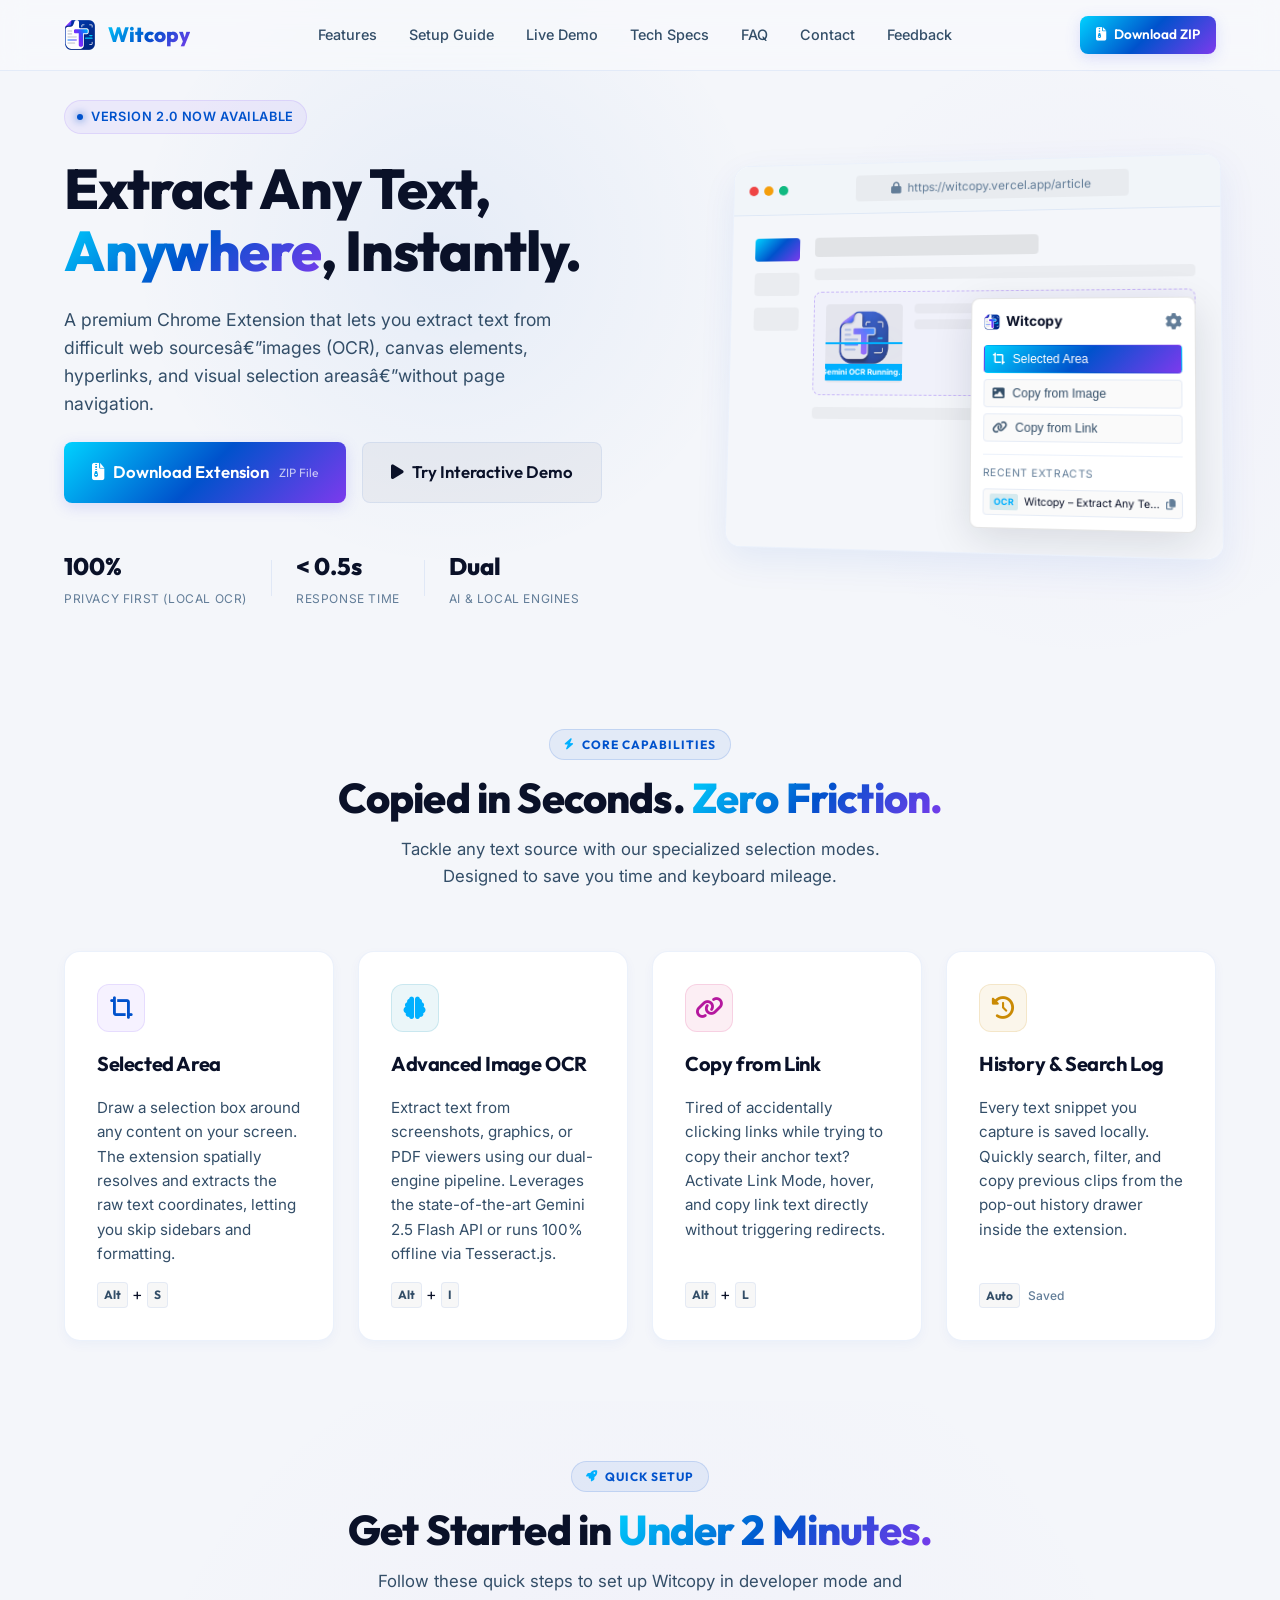
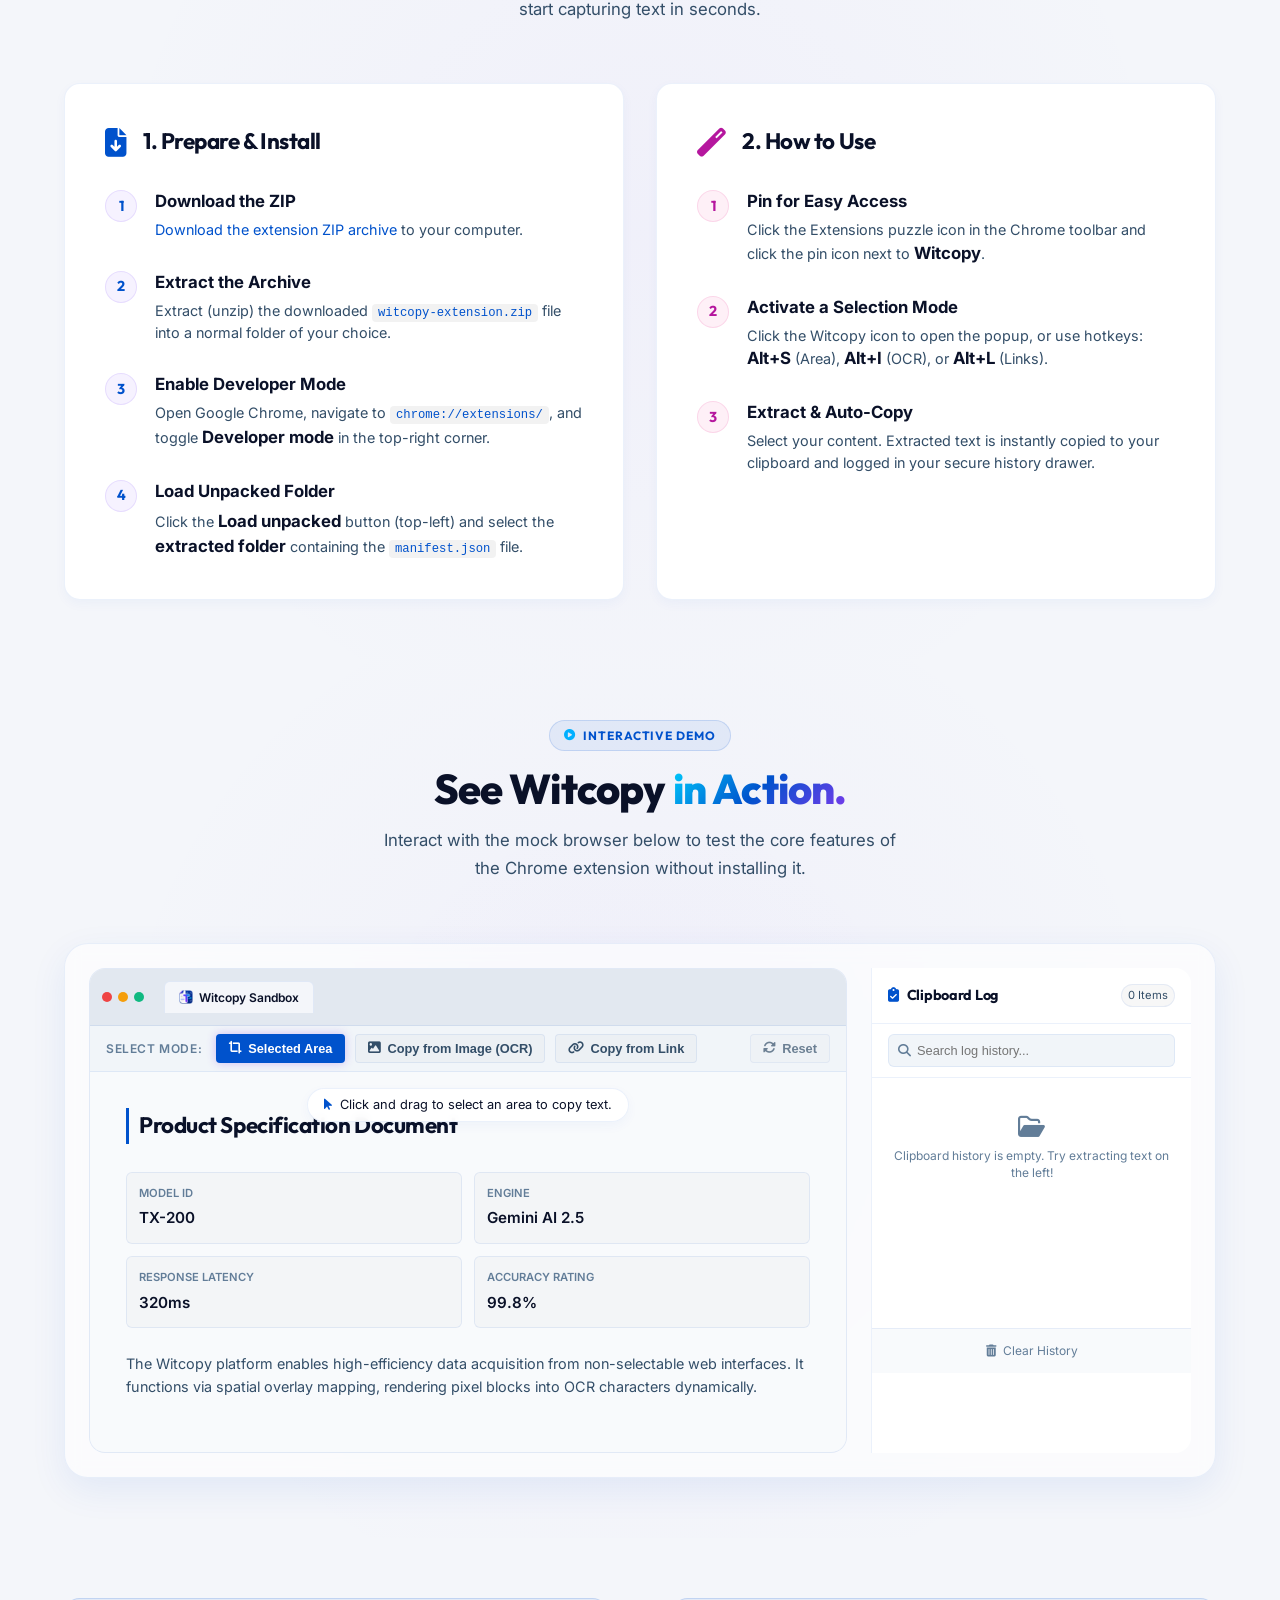
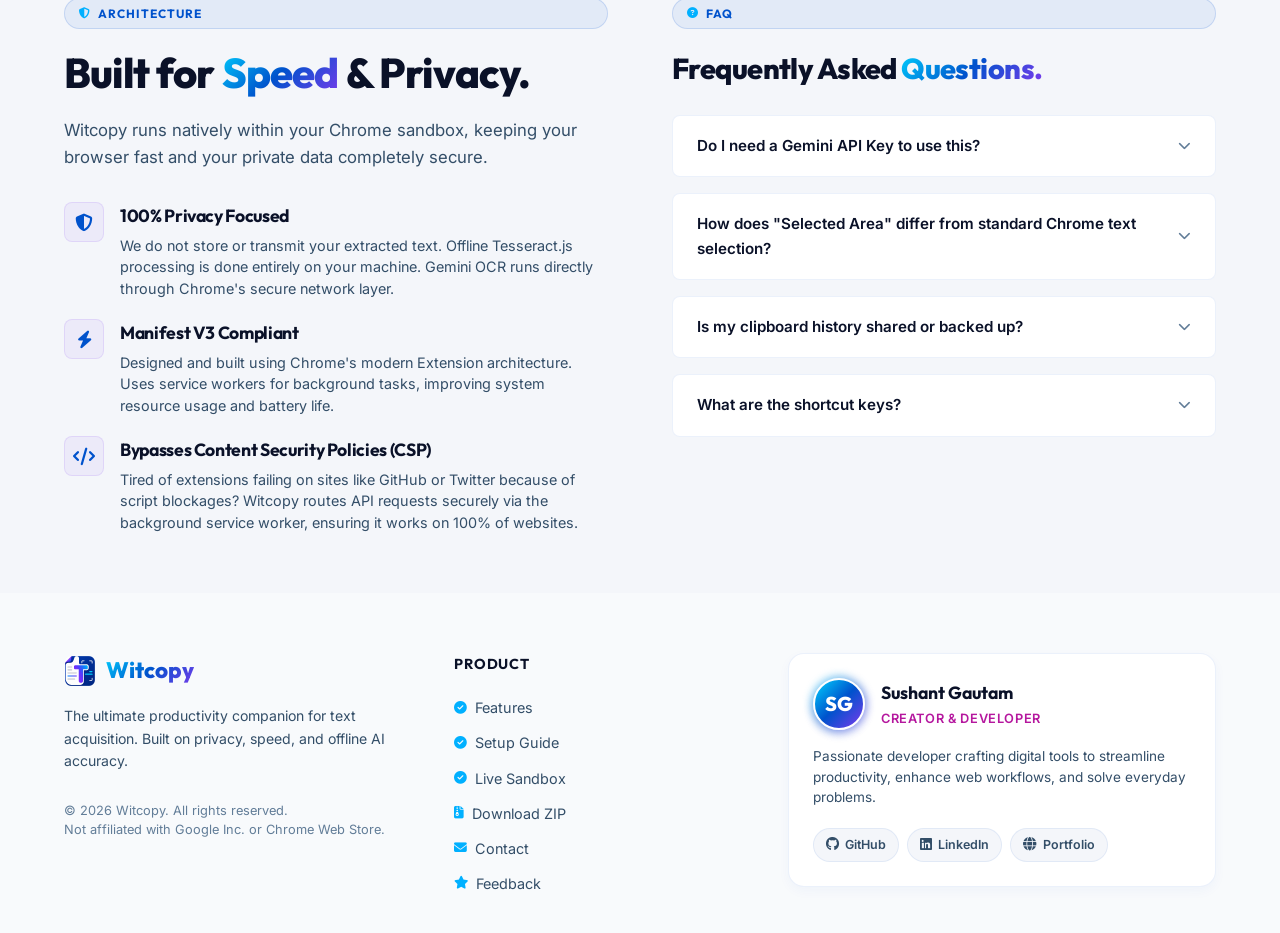
<file: landing/index.html>
﻿<!DOCTYPE html>
<html lang="en">

<head>
  <meta charset="UTF-8">
  <meta name="viewport" content="width=device-width, initial-scale=1.0">
  <title>Witcopy Extract Any Text (Chrome Extension)</title>
  <meta name="description"
    content="Instantly copy all readable text from any webpage â€” full page, selected area, canvas elements, and image OCR. Powered by Gemini 2.5 Flash.">
  <link rel="icon" type="image/png" href="favicon.png">

  <!-- SEO & Social Meta Tags -->
  <meta property="og:title" content="Witcopy â€“ Extract Any Text">
  <meta property="og:description"
    content="Instantly copy all readable text from any webpage â€” full page, selected area, canvas elements, and image OCR.">
  <meta property="og:image" content="logo.webp">
  <meta name="twitter:card" content="summary_large_image">

  <!-- Google Fonts -->
  <link rel="preconnect" href="https://fonts.googleapis.com">
  <link rel="preconnect" href="https://fonts.gstatic.com" crossorigin>
  <link
    href="https://fonts.googleapis.com/css2?family=Inter:wght@300;400;500;600;700&family=Outfit:wght@400;500;600;700;800&display=swap"
    rel="stylesheet">

  <!-- FontAwesome Icons -->
  <link rel="stylesheet" href="https://cdnjs.cloudflare.com/ajax/libs/font-awesome/6.4.0/css/all.min.css">

  <!-- Custom Stylesheet -->
  <link rel="stylesheet" href="style.css?v=1.7">
</head>

<body>

  <!-- Navigation Bar -->
  <header class="navbar" id="navbar">
    <div class="nav-container">
      <a href="#" class="brand">
        <img src="icon128.png" alt="Witcopy Logo" class="brand-logo" id="brand-logo-img">
        <span class="brand-name">Witcopy</span>
      </a>

      <nav class="nav-menu" id="nav-menu">
        <a href="#features" class="nav-link">Features</a>
        <a href="#guide" class="nav-link">Setup Guide</a>
        <a href="#playground" class="nav-link">Live Demo</a>
        <a href="#specs" class="nav-link">Tech Specs</a>
        <a href="#faq" class="nav-link">FAQ</a>
        <a href="pages/contact.html" class="nav-link">Contact</a>
        <a href="pages/feedback.html" class="nav-link">Feedback</a>
      </nav>

      <div class="nav-cta-wrapper">
        <a href="witcopy-extension.zip" download class="btn btn-primary btn-nav" id="nav-install-btn">
          <i class="fas fa-file-archive"></i> Download ZIP
        </a>
      </div>
    </div>
  </header>

  <!-- Hero Section -->
  <section class="hero-section">
    <div class="hero-glow-1"></div>
    <div class="hero-glow-2"></div>

    <div class="container hero-container">
      <div class="hero-content">
        <div class="hero-badge" id="hero-badge-tag">
          <span class="badge-dot"></span>
          <span class="badge-text">Version 2.0 Now Available</span>
        </div>
        <h1 class="hero-title">
          Extract Any Text, <span class="gradient-text">Anywhere</span>, Instantly.
        </h1>
        <p class="hero-description">
          A premium Chrome Extension that lets you extract text from difficult web sourcesâ€”images (OCR), canvas
          elements, hyperlinks, and visual selection areasâ€”without page navigation.
        </p>
        <div class="hero-ctas">
          <a href="witcopy-extension.zip" download class="btn btn-primary btn-lg" id="hero-primary-cta">
            <i class="fas fa-file-archive"></i> Download Extension <span class="btn-subtext">ZIP File</span>
          </a>
          <a href="#playground" class="btn btn-secondary btn-lg" id="hero-secondary-cta">
            <i class="fas fa-play"></i> Try Interactive Demo
          </a>
        </div>
        <div class="hero-stats">
          <div class="stat-item">
            <span class="stat-num">100%</span>
            <span class="stat-label">Privacy First (Local OCR)</span>
          </div>
          <div class="stat-divider"></div>
          <div class="stat-item">
            <span class="stat-num">&lt; 0.5s</span>
            <span class="stat-label">Response Time</span>
          </div>
          <div class="stat-divider"></div>
          <div class="stat-item">
            <span class="stat-num">Dual</span>
            <span class="stat-label">AI & Local Engines</span>
          </div>
        </div>
      </div>

      <!-- Interactive Preview/Mockup Window -->
      <div class="hero-preview">
        <div class="browser-window">
          <div class="browser-header">
            <div class="browser-dots">
              <span class="dot dot-red"></span>
              <span class="dot dot-yellow"></span>
              <span class="dot dot-green"></span>
            </div>
            <div class="browser-address">
              <i class="fas fa-lock"></i> https://witcopy.vercel.app/article
            </div>
          </div>
          <div class="browser-content">
            <div class="mock-webpage">
              <div class="mock-sidebar">
                <div class="sidebar-item active"></div>
                <div class="sidebar-item"></div>
                <div class="sidebar-item"></div>
              </div>
              <div class="mock-body">
                <div class="mock-text-title"></div>
                <div class="mock-text-paragraph-long"></div>

                <!-- Simulated Selection Area -->
                <div class="mock-selection-container">
                  <div class="mock-image-container">
                    <img src="logo.webp" alt="Extension Logo Preview" class="mock-img">
                    <div class="ocr-scanning-line"></div>
                    <div class="ocr-tag">Gemini OCR Running...</div>
                  </div>
                  <div class="mock-text-paragraph"></div>
                </div>

                <div class="mock-text-paragraph-medium"></div>
              </div>

              <!-- Simulated Extension Popup Overlay -->
              <div class="mock-extension-popup">
                <div class="popup-header">
                  <div class="popup-title">
                    <img src="icon128.png" alt="Witcopy Icon" class="popup-logo">
                    <span>Witcopy</span>
                  </div>
                  <i class="fas fa-cog text-muted"></i>
                </div>
                <div class="popup-buttons">
                  <button class="popup-btn active"><i class="fas fa-crop-alt"></i> Selected Area</button>
                  <button class="popup-btn"><i class="fas fa-image"></i> Copy from Image</button>
                  <button class="popup-btn"><i class="fas fa-link"></i> Copy from Link</button>
                </div>
                <div class="popup-history-preview">
                  <div class="history-preview-title">Recent Extracts</div>
                  <div class="history-item">
                    <span class="history-badge ocr">OCR</span>
                    <span class="history-text">Witcopy – Extract Any Text Instantly</span>
                    <i class="fas fa-copy icon-copy"></i>
                  </div>
                </div>
              </div>
            </div>
          </div>
        </div>
      </div>
    </div>
  </section>

  <!-- Core Features Section -->
  <section class="features-section" id="features">
    <div class="container">
      <div class="section-header">
        <span class="section-eyebrow"><i class="fas fa-bolt"></i> Core Capabilities</span>
        <h2 class="section-title">Copied in Seconds. <span class="gradient-text">Zero Friction.</span></h2>
        <p class="section-subtitle">Tackle any text source with our specialized selection modes. Designed to save you
          time and keyboard mileage.</p>
      </div>

      <div class="features-grid">
        <!-- Feature 1 -->
        <div class="feature-card" id="feature-card-area">
          <div class="feature-icon-wrapper purple">
            <i class="fas fa-crop-alt"></i>
          </div>
          <h3 class="feature-card-title">Selected Area</h3>
          <p class="feature-card-description">
            Draw a selection box around any content on your screen. The extension spatially resolves and extracts the
            raw text coordinates, letting you skip sidebars and formatting.
          </p>
          <div class="feature-shortcut">
            <span class="shortcut-key">Alt</span> + <span class="shortcut-key">S</span>
          </div>
        </div>

        <!-- Feature 2 -->
        <div class="feature-card" id="feature-card-ocr">
          <div class="feature-icon-wrapper cyan">
            <i class="fas fa-brain"></i>
          </div>
          <h3 class="feature-card-title">Advanced Image OCR</h3>
          <p class="feature-card-description">
            Extract text from screenshots, graphics, or PDF viewers using our dual-engine pipeline. Leverages the
            state-of-the-art Gemini 2.5 Flash API or runs 100% offline via Tesseract.js.
          </p>
          <div class="feature-shortcut">
            <span class="shortcut-key">Alt</span> + <span class="shortcut-key">I</span>
          </div>
        </div>

        <!-- Feature 3 -->
        <div class="feature-card" id="feature-card-link">
          <div class="feature-icon-wrapper pink">
            <i class="fas fa-link"></i>
          </div>
          <h3 class="feature-card-title">Copy from Link</h3>
          <p class="feature-card-description">
            Tired of accidentally clicking links while trying to copy their anchor text? Activate Link Mode, hover, and
            copy link text directly without triggering redirects.
          </p>
          <div class="feature-shortcut">
            <span class="shortcut-key">Alt</span> + <span class="shortcut-key">L</span>
          </div>
        </div>

        <!-- Feature 4 -->
        <div class="feature-card" id="feature-card-history">
          <div class="feature-icon-wrapper yellow">
            <i class="fas fa-history"></i>
          </div>
          <h3 class="feature-card-title">History & Search Log</h3>
          <p class="feature-card-description">
            Every text snippet you capture is saved locally. Quickly search, filter, and copy previous clips from the
            pop-out history drawer inside the extension.
          </p>
          <div class="feature-shortcut">
            <span class="shortcut-key">Auto</span> <span class="shortcut-label">Saved</span>
          </div>
        </div>
      </div>
    </div>
  </section>

  <!-- Getting Started (Prepare & Use) Section -->
  <section class="guide-section" id="guide">
    <div class="container">
      <div class="section-header">
        <span class="section-eyebrow"><i class="fas fa-rocket"></i> Quick Setup</span>
        <h2 class="section-title">Get Started in <span class="gradient-text">Under 2 Minutes.</span></h2>
        <p class="section-subtitle">Follow these quick steps to set up Witcopy in developer mode and start capturing
          text in seconds.</p>
      </div>

      <div class="guide-grid">
        <!-- Left Side: Prepare / Install -->
        <div class="guide-card">
          <div class="guide-card-header">
            <i class="fas fa-file-download guide-icon purple-text"></i>
            <h3>1. Prepare & Install</h3>
          </div>
          <ul class="guide-steps">
            <li>
              <span class="step-num-badge">1</span>
              <div class="step-text">
                <strong>Download the ZIP</strong>
                <p><a href="witcopy-extension.zip" download class="text-indigo">Download the extension ZIP archive</a>
                  to your computer.</p>
              </div>
            </li>
            <li>
              <span class="step-num-badge">2</span>
              <div class="step-text">
                <strong>Extract the Archive</strong>
                <p>Extract (unzip) the downloaded <code>witcopy-extension.zip</code> file into a normal folder of your
                  choice.</p>
              </div>
            </li>
            <li>
              <span class="step-num-badge">3</span>
              <div class="step-text">
                <strong>Enable Developer Mode</strong>
                <p>Open Google Chrome, navigate to <code>chrome://extensions/</code>, and toggle <strong>Developer
                    mode</strong> in the top-right corner.</p>
              </div>
            </li>
            <li>
              <span class="step-num-badge">4</span>
              <div class="step-text">
                <strong>Load Unpacked Folder</strong>
                <p>Click the <strong>Load unpacked</strong> button (top-left) and select the <strong>extracted
                    folder</strong> containing the <code>manifest.json</code> file.</p>
              </div>
            </li>
          </ul>
        </div>

        <!-- Right Side: Learn to Use -->
        <div class="guide-card">
          <div class="guide-card-header">
            <i class="fas fa-magic guide-icon pink-text"></i>
            <h3>2. How to Use</h3>
          </div>
          <ul class="guide-steps">
            <li>
              <span class="step-num-badge">1</span>
              <div class="step-text">
                <strong>Pin for Easy Access</strong>
                <p>Click the Extensions puzzle icon in the Chrome toolbar and click the pin icon next to
                  <strong>Witcopy</strong>.</p>
              </div>
            </li>
            <li>
              <span class="step-num-badge">2</span>
              <div class="step-text">
                <strong>Activate a Selection Mode</strong>
                <p>Click the Witcopy icon to open the popup, or use hotkeys: <strong>Alt+S</strong> (Area),
                  <strong>Alt+I</strong> (OCR), or <strong>Alt+L</strong> (Links).</p>
              </div>
            </li>
            <li>
              <span class="step-num-badge">3</span>
              <div class="step-text">
                <strong>Extract & Auto-Copy</strong>
                <p>Select your content. Extracted text is instantly copied to your clipboard and logged in your secure
                  history drawer.</p>
              </div>
            </li>
          </ul>
        </div>
      </div>
    </div>
  </section>

  <!-- Interactive Live Playground Section -->
  <section class="playground-section" id="playground">
    <div class="playground-glow"></div>
    <div class="container">
      <div class="section-header">
        <span class="section-eyebrow"><i class="fas fa-play-circle"></i> Interactive Demo</span>
        <h2 class="section-title">See Witcopy <span class="gradient-text">in Action.</span></h2>
        <p class="section-subtitle">Interact with the mock browser below to test the core features of the Chrome
          extension without installing it.</p>
      </div>

      <div class="playground-layout">
        <!-- Interactive Webpage Simulator -->
        <div class="simulator-main">
          <div class="simulator-browser-header">
            <div class="simulator-dots">
              <span class="dot dot-red"></span>
              <span class="dot dot-yellow"></span>
              <span class="dot dot-green"></span>
            </div>
            <div class="simulator-tabs">
              <div class="simulator-tab active">
                <img src="icon128.png" alt="Witcopy Tab Logo" class="tab-icon">
                Witcopy Sandbox
              </div>
            </div>
          </div>

          <!-- Mode Toolbar Selector -->
          <div class="simulator-toolbar">
            <span class="toolbar-label">Select Mode:</span>
            <button class="tool-btn active" id="tool-area" data-mode="area">
              <i class="fas fa-crop-alt"></i> Selected Area
            </button>
            <button class="tool-btn" id="tool-ocr" data-mode="ocr">
              <i class="fas fa-image"></i> Copy from Image (OCR)
            </button>
            <button class="tool-btn" id="tool-link" data-mode="link">
              <i class="fas fa-link"></i> Copy from Link
            </button>
            <button class="tool-btn reset-btn" id="tool-reset" title="Reset Sandbox">
              <i class="fas fa-sync-alt"></i> Reset
            </button>
          </div>

          <!-- Canvas/Webpage Screen Simulator -->
          <div class="simulator-screen" id="sim-screen">
            <div class="screen-overlay-instructions" id="screen-instructions">
              <i class="fas fa-mouse-pointer pointer-icon"></i>
              <span id="instruction-text">Click and drag to select an area to copy text.</span>
            </div>

            <!-- Selection Box Helper -->
            <div class="selection-box" id="selection-box"></div>

            <!-- Page content that changes or is interactive based on active mode -->
            <div class="sandbox-page-content" id="sandbox-content">
              <!-- Selected Area content -->
              <div class="sandbox-area-content active-content" id="content-area-pane">
                <h3 class="sandbox-title">Product Specification Document</h3>
                <div class="sandbox-grid">
                  <div class="sandbox-grid-item" data-text="Model ID: TX-200">
                    <span class="grid-label">Model ID</span>
                    <span class="grid-val">TX-200</span>
                  </div>
                  <div class="sandbox-grid-item" data-text="Engine: Gemini AI 2.5">
                    <span class="grid-label">Engine</span>
                    <span class="grid-val">Gemini AI 2.5</span>
                  </div>
                  <div class="sandbox-grid-item" data-text="Response Latency: 320ms">
                    <span class="grid-label">Response Latency</span>
                    <span class="grid-val">320ms</span>
                  </div>
                  <div class="sandbox-grid-item" data-text="Accuracy Rating: 99.8%">
                    <span class="grid-label">Accuracy Rating</span>
                    <span class="grid-val">99.8%</span>
                  </div>
                </div>
                <p class="sandbox-desc"
                  data-text="The Witcopy platform enables high-efficiency data acquisition from non-selectable web interfaces.">
                  The Witcopy platform enables high-efficiency data acquisition from non-selectable web interfaces. It
                  functions via spatial overlay mapping, rendering pixel blocks into OCR characters dynamically.
                </p>
              </div>

              <!-- OCR Content -->
              <div class="sandbox-ocr-content" id="content-ocr-pane">
                <h3 class="sandbox-title">Extract Text from Images</h3>
                <p class="sandbox-desc">Double click the image or draw a box over it to trigger simulated OCR.</p>
                <div class="ocr-playground-image-container" id="ocr-img-container">
                  <img src="logo.webp" alt="Witcopy Infographic Logo" class="ocr-target-image" id="ocr-target-image-el">
                  <div class="ocr-marker-overlay">
                    <div class="text-marker" style="top: 25%; left: 35%;">WITCOPY OCR</div>
                    <div class="text-marker" style="top: 50%; left: 24%;">FAST MULTIMODAL EXTRACTION</div>
                    <div class="text-marker" style="top: 72%; left: 33%;">100% RELIABLE TEXT CAPTURE</div>
                  </div>
                  <div class="ocr-scanning-bar" id="ocr-scan-bar"></div>
                </div>
              </div>

              <!-- Link Content -->
              <div class="sandbox-link-content" id="content-link-pane">
                <h3 class="sandbox-title">Copy Link Text</h3>
                <p class="sandbox-desc">Clicking any link below will copy its text without redirecting your browser.</p>

                <div class="sandbox-links-list">
                  <a href="witcopy-extension.zip" download class="sandbox-sim-link"
                    data-text="Download V2.0 Setup Installer">
                    <i class="fas fa-download"></i> Download V2.0 Setup Installer
                  </a>
                  <a href="#playground" class="sandbox-sim-link" data-text="Access Gemini API Developer Console">
                    <i class="fas fa-external-link-alt"></i> Access Gemini API Developer Console
                  </a>
                  <a href="#playground" class="sandbox-sim-link" data-text="View Complete Open Source Repository">
                    <i class="fab fa-github"></i> View Complete Open Source Repository
                  </a>
                </div>
              </div>
            </div>
          </div>
        </div>

        <!-- Simulated Extension History Drawer Sidebar -->
        <div class="simulator-sidebar">
          <div class="sidebar-header">
            <h4 class="sidebar-title"><i class="fas fa-clipboard-check text-indigo"></i> Clipboard Log</h4>
            <span class="history-count" id="history-counter">0 Items</span>
          </div>
          <div class="sidebar-search">
            <i class="fas fa-search search-icon"></i>
            <input type="text" placeholder="Search log history..." class="search-input" id="search-history-input">
          </div>

          <!-- History Items Container -->
          <div class="sidebar-history-list" id="history-items-list">
            <!-- Dynamic items go here -->
            <div class="history-empty" id="history-empty-state">
              <i class="far fa-folder-open empty-icon"></i>
              <p>Clipboard history is empty. Try extracting text on the left!</p>
            </div>
          </div>

          <div class="sidebar-footer">
            <div class="btn-clear-history" id="clear-history-btn">
              <i class="fas fa-trash-alt"></i> Clear History
            </div>
          </div>
        </div>
      </div>
    </div>
  </section>

  <!-- Technical Specifications / FAQ Section -->
  <section class="specs-section" id="specs">
    <div class="container">
      <div class="specs-grid">
        <div class="specs-details">
          <span class="section-eyebrow" style="justify-content:flex-start;"><i class="fas fa-shield-alt"></i>
            Architecture</span>
          <h2 class="section-title text-left">Built for <span class="gradient-text">Speed</span> &amp; Privacy.</h2>
          <p class="specs-intro">Witcopy runs natively within your Chrome sandbox, keeping your browser fast and your
            private data completely secure.</p>

          <div class="spec-row">
            <div class="spec-icon"><i class="fas fa-shield-alt"></i></div>
            <div class="spec-info">
              <h4>100% Privacy Focused</h4>
              <p>We do not store or transmit your extracted text. Offline Tesseract.js processing is done entirely on
                your machine. Gemini OCR runs directly through Chrome's secure network layer.</p>
            </div>
          </div>

          <div class="spec-row">
            <div class="spec-icon"><i class="fas fa-bolt"></i></div>
            <div class="spec-info">
              <h4>Manifest V3 Compliant</h4>
              <p>Designed and built using Chrome's modern Extension architecture. Uses service workers for background
                tasks, improving system resource usage and battery life.</p>
            </div>
          </div>

          <div class="spec-row">
            <div class="spec-icon"><i class="fas fa-code"></i></div>
            <div class="spec-info">
              <h4>Bypasses Content Security Policies (CSP)</h4>
              <p>Tired of extensions failing on sites like GitHub or Twitter because of script blockages? Witcopy routes
                API requests securely via the background service worker, ensuring it works on 100% of websites.</p>
            </div>
          </div>
        </div>

        <!-- FAQ Cards -->
        <div class="faq-container" id="faq">
          <span class="section-eyebrow" style="justify-content:flex-start;"><i class="fas fa-question-circle"></i>
            FAQ</span>
          <h3 class="faq-section-title">Frequently Asked <span class="gradient-text">Questions.</span></h3>

          <div class="faq-item">
            <div class="faq-question">
              <span>Do I need a Gemini API Key to use this?</span>
              <i class="fas fa-chevron-down faq-arrow"></i>
            </div>
            <div class="faq-answer">
              <p>No, you do not. Witcopy includes Tesseract.js running fully locally in your browser to perform OCR
                offline. If you want maximum speed and accuracy for complex text, you can configure your own Gemini API
                Key (Gemini 2.5 Flash is currently free to use).</p>
            </div>
          </div>

          <div class="faq-item">
            <div class="faq-question">
              <span>How does "Selected Area" differ from standard Chrome text selection?</span>
              <i class="fas fa-chevron-down faq-arrow"></i>
            </div>
            <div class="faq-answer">
              <p>Standard selection forces you to select lines of text sequentially. Selected Area lets you draw a
                physical bounding box. It then traverses the page's DOM elements and extracts only the text that
                visually overlaps with that box. Ideal for columns, graphs, and tables.</p>
            </div>
          </div>

          <div class="faq-item">
            <div class="faq-question">
              <span>Is my clipboard history shared or backed up?</span>
              <i class="fas fa-chevron-down faq-arrow"></i>
            </div>
            <div class="faq-answer">
              <p>Never. Your history is stored inside the local storage of your web browser (`chrome.storage.local`). We
                have no servers, no analytic scripts tracking your copies, and zero access to your captured text.</p>
            </div>
          </div>

          <div class="faq-item">
            <div class="faq-question">
              <span>What are the shortcut keys?</span>
              <i class="fas fa-chevron-down faq-arrow"></i>
            </div>
            <div class="faq-answer">
              <p>You can toggle actions instantly using the standard hotkeys: Alt+S (Selected Area), Alt+I (Copy from
                Image OCR), and Alt+L (Copy Link Text). These shortcuts can be customized in
                `chrome://extensions/shortcuts`.</p>
            </div>
          </div>
        </div>
      </div>
    </div>
  </section>



  <!-- Footer -->
  <footer class="site-footer">
    <div class="container footer-container">
      <!-- Column 1: Brand Info & Copyright -->
      <div class="footer-brand">
        <div class="footer-logo-wrapper">
          <img src="icon128.png" alt="Witcopy Footer Logo" class="footer-logo">
          <span class="footer-logo-text">Witcopy</span>
        </div>
        <p class="footer-desc">The ultimate productivity companion for text acquisition. Built on privacy, speed, and
          offline AI accuracy.</p>
        <p class="footer-copyright">&copy; 2026 Witcopy. All rights reserved.<br>Not affiliated with Google Inc. or
          Chrome Web Store.</p>
      </div>

      <!-- Column 2: Product Quick Links -->
      <div class="footer-links-col">
        <h5>Product</h5>
        <a href="#features" id="footer-link-features"><i class="fas fa-circle-check footer-link-icon"></i> Features</a>
        <a href="#guide" id="footer-link-guide"><i class="fas fa-circle-check footer-link-icon"></i> Setup Guide</a>
        <a href="#playground" id="footer-link-playground"><i class="fas fa-circle-check footer-link-icon"></i> Live
          Sandbox</a>
        <a href="witcopy-extension.zip" download id="footer-link-download"><i
            class="fas fa-file-archive footer-link-icon"></i> Download ZIP</a>
        <a href="pages/contact.html" id="footer-link-contact"><i class="fas fa-envelope footer-link-icon"></i>
          Contact</a>
        <a href="pages/feedback.html" id="footer-link-feedback"><i class="fas fa-star footer-link-icon"></i>
          Feedback</a>
      </div>

      <!-- Column 3: Founder Card -->
      <div class="footer-founder">
        <div class="founder-card">
          <div class="founder-card-header">
            <div class="founder-avatar-wrapper">
              <div class="founder-avatar">SG</div>
              <div class="founder-avatar-glow"></div>
            </div>
            <div class="founder-meta">
              <span class="founder-name">Sushant Gautam</span>
              <span class="founder-role">Creator & Developer</span>
            </div>
          </div>
          <p class="founder-bio">Passionate developer crafting digital tools to streamline productivity, enhance web
            workflows, and solve everyday problems.</p>
          <div class="founder-socials">
            <a href="https://github.com/Iamsushantgautam" target="_blank" class="founder-social-btn github"
              id="founder-link-github" aria-label="GitHub">
              <i class="fab fa-github"></i>
              <span>GitHub</span>
            </a>
            <a href="https://www.linkedin.com/in/iamsushantgautam" target="_blank" class="founder-social-btn linkedin"
              id="founder-link-linkedin" aria-label="LinkedIn">
              <i class="fab fa-linkedin"></i>
              <span>LinkedIn</span>
            </a>
            <a href="https://sushant.online" target="_blank" class="founder-social-btn portfolio"
              id="founder-link-portfolio" aria-label="Portfolio">
              <i class="fas fa-globe"></i>
              <span>Portfolio</span>
            </a>
          </div>
        </div>
      </div>
    </div>
  </footer>

  <!-- Script for Interactive Playground -->
  <script src="script.js?v=1.1"></script>
</body>

</html>
</file>
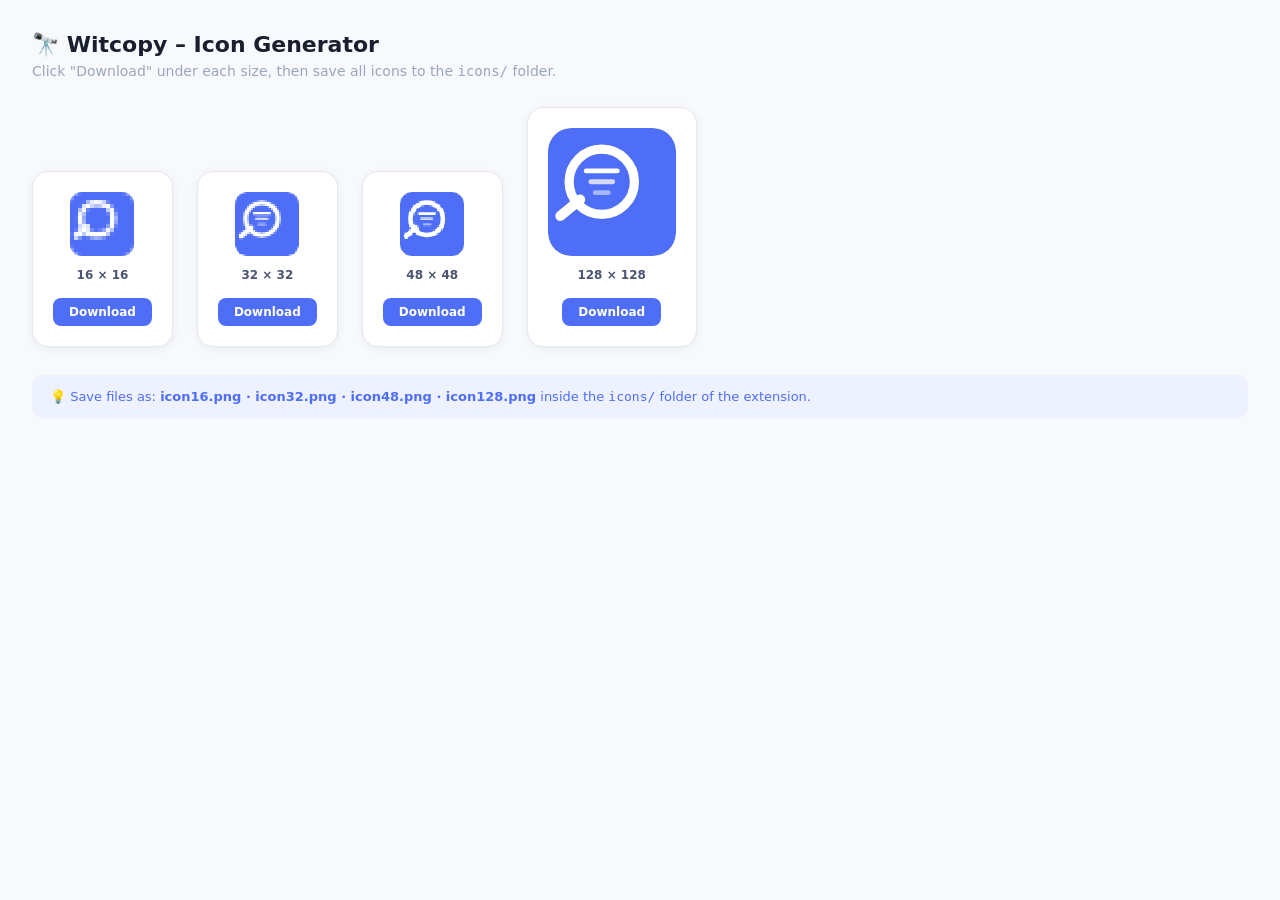
<file: generate-icons.html>
<!DOCTYPE html>
<html>
<head>
<title>Witcopy – Icon Generator</title>
<style>
  * { box-sizing: border-box; margin: 0; padding: 0; }
  body { font-family: 'Inter', system-ui, sans-serif; background: #f8f9fc; color: #1a1f2e; padding: 32px; }
  h1 { font-size: 22px; font-weight: 700; margin-bottom: 6px; }
  p  { color: #9ba5be; font-size: 14px; margin-bottom: 28px; }
  .grid { display: flex; gap: 24px; flex-wrap: wrap; align-items: flex-end; }
  .icon-card {
    display: flex; flex-direction: column; align-items: center; gap: 12px;
    background: white; border: 1px solid #e4e8f0; border-radius: 16px;
    padding: 20px; box-shadow: 0 2px 8px rgba(0,0,0,0.06);
  }
  .size-label { font-size: 12px; font-weight: 600; color: #4b5572; }
  a.dl {
    display: inline-block; padding: 7px 16px; background: #4f6ef7;
    color: white; border-radius: 8px; font-size: 12px; font-weight: 600;
    text-decoration: none; margin-top: 4px;
  }
  a.dl:hover { background: #3b5af5; }
  .note { margin-top: 28px; padding: 14px 18px; background: #eef1ff;
    border-radius: 10px; font-size: 13px; color: #4f6ef7; font-weight: 500; }
</style>
</head>
<body>
<h1>🔭 Witcopy – Icon Generator</h1>
<p>Click "Download" under each size, then save all icons to the <code>icons/</code> folder.</p>

<div class="grid" id="grid"></div>

<div class="note">
  💡 Save files as: <strong>icon16.png · icon32.png · icon48.png · icon128.png</strong>
  inside the <code>icons/</code> folder of the extension.
</div>

<script>
const sizes = [16, 32, 48, 128];

function drawIcon(size) {
  const canvas = document.createElement('canvas');
  canvas.width = size;
  canvas.height = size;
  const ctx = canvas.getContext('2d');
  const s = size;

  // ── Background: blue rounded square ──────────────────────────
  const r = s * 0.18;
  ctx.beginPath();
  ctx.roundRect(0, 0, s, s, r);
  ctx.fillStyle = '#4f6ef7';
  ctx.fill();

  // ── Magnifying glass ─────────────────────────────────────────
  const cx = s * 0.42;
  const cy = s * 0.42;
  const radius = s * 0.255;
  const lw = Math.max(1.5, s * 0.072);

  // Lens circle
  ctx.beginPath();
  ctx.arc(cx, cy, radius, 0, Math.PI * 2);
  ctx.strokeStyle = 'white';
  ctx.lineWidth = lw;
  ctx.stroke();

  // Handle
  const angle = Math.PI * 0.78;
  const hx1 = cx + Math.cos(angle) * (radius - lw / 2);
  const hy1 = cy + Math.sin(angle) * (radius - lw / 2);
  const hLen = s * 0.2;
  const hx2 = hx1 + Math.cos(angle) * hLen;
  const hy2 = hy1 + Math.sin(angle) * hLen;

  ctx.beginPath();
  ctx.moveTo(hx1, hy1);
  ctx.lineTo(hx2, hy2);
  ctx.strokeStyle = 'white';
  ctx.lineWidth = lw * 1.1;
  ctx.lineCap = 'round';
  ctx.stroke();

  // Text lines inside lens (only for sizes >= 32)
  if (size >= 32) {
    const lineH  = Math.max(1.2, s * 0.038);
    const lineR2 = lineH / 2;
    const spacing = s * 0.085;
    const widths  = [radius * 1.1, radius * 0.82, radius * 0.55];
    const opacities = [1, 0.75, 0.5];
    const startY = cy - spacing;

    for (let i = 0; i < 3; i++) {
      const lx = cx - widths[i] / 2;
      const ly = startY + i * spacing - lineH / 2;
      ctx.beginPath();
      ctx.roundRect(lx, ly, widths[i], lineH, lineR2);
      ctx.fillStyle = `rgba(255,255,255,${opacities[i]})`;
      ctx.fill();
    }
  }

  return canvas;
}

const grid = document.getElementById('grid');

sizes.forEach(size => {
  const canvas = drawIcon(size);
  const dataUrl = canvas.toDataURL('image/png');

  // Display at least 64px so small icons are visible
  const displaySize = Math.max(size, 64);
  canvas.style.cssText = `width:${displaySize}px;height:${displaySize}px;image-rendering:pixelated;border-radius:${displaySize*0.18}px`;

  const link = document.createElement('a');
  link.href = dataUrl;
  link.download = `icon${size}.png`;
  link.className = 'dl';
  link.textContent = 'Download';

  const card = document.createElement('div');
  card.className = 'icon-card';
  card.innerHTML = `<span class="size-label">${size} × ${size}</span>`;
  card.insertBefore(canvas, card.firstChild);
  card.appendChild(link);

  grid.appendChild(card);
});
</script>
</body>
</html>
</file>
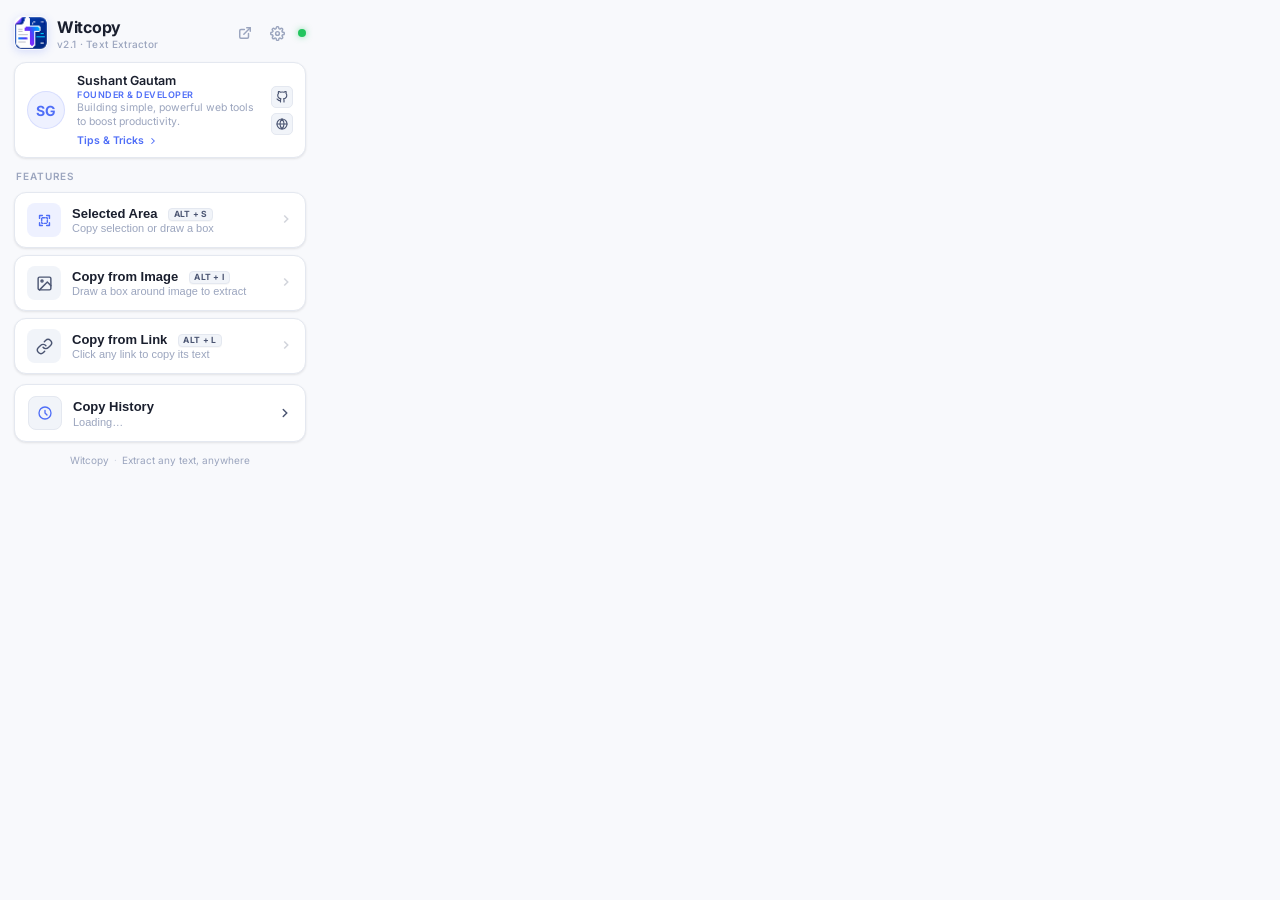
<file: popup.html>
<!DOCTYPE html>
<html lang="en">
<head>
  <meta charset="UTF-8">
  <meta name="viewport" content="width=device-width, initial-scale=1.0">
  <title>Witcopy – Extract Any Text</title>
  <link rel="preconnect" href="https://fonts.googleapis.com">
  <link href="https://fonts.googleapis.com/css2?family=Inter:wght@400;500;600;700&display=swap" rel="stylesheet">
  <link rel="stylesheet" href="popup.css">
</head>
<body>

<div class="container">

  <!-- Header -->
  <header class="header">
    <div class="logo-wrap">
      <img class="logo-img" src="icons/icon32.png" width="34" height="34" alt="Witcopy">
      <div class="logo-text">
        <span class="brand-name">Witcopy</span>
        <span class="version-tag">v2.1 · Text Extractor</span>
      </div>
    </div>
    <div class="header-right">
      <a href="https://witcopy.vercel.app" target="_blank" class="web-link" title="Visit Witcopy Website">
        <svg width="14" height="14" viewBox="0 0 24 24" fill="none" stroke="currentColor" stroke-width="2.5" stroke-linecap="round" stroke-linejoin="round">
          <path d="M18 13v6a2 2 0 0 1-2 2H5a2 2 0 0 1-2-2V8a2 2 0 0 1 2-2h6"/>
          <polyline points="15 3 21 3 21 9"/>
          <line x1="10" y1="14" x2="21" y2="3"/>
        </svg>
      </a>
      <button class="settings-btn" id="settingsBtn" title="Settings">
        <svg width="15" height="15" viewBox="0 0 24 24" fill="none" stroke="currentColor" stroke-width="2.3" stroke-linecap="round" stroke-linejoin="round">
          <circle cx="12" cy="12" r="3"/>
          <path d="M19.4 15a1.65 1.65 0 0 0 .33 1.82l.06.06a2 2 0 1 1-2.83 2.83l-.06-.06a1.65 1.65 0 0 0-1.82-.33 1.65 1.65 0 0 0-1 1.51V21a2 2 0 0 1-4 0v-.09A1.65 1.65 0 0 0 9 19.4a1.65 1.65 0 0 0-1.82.33l-.06.06a2 2 0 1 1-2.83-2.83l.06-.06a1.65 1.65 0 0 0 .33-1.82 1.65 1.65 0 0 0-1.51-1H3a2 2 0 0 1 0-4h.09A1.65 1.65 0 0 0 4.6 9a1.65 1.65 0 0 0-.33-1.82l-.06-.06a2 2 0 1 1 2.83-2.83l.06.06a1.65 1.65 0 0 0 1.82.33H9a1.65 1.65 0 0 0 1-1.51V3a2 2 0 0 1 4 0v.09a1.65 1.65 0 0 0 1 1.51 1.65 1.65 0 0 0 1.82-.33l.06-.06a2 2 0 1 1 2.83 2.83l-.06.06a1.65 1.65 0 0 0-.33 1.82V9a1.65 1.65 0 0 0 1.51 1H21a2 2 0 0 1 0 4h-.09a1.65 1.65 0 0 0-1.51 1z"/>
        </svg>
      </button>
      <div class="status-dot" id="statusDot" title="Ready"></div>
    </div>
  </header>

  <!-- About Founder -->
  <div class="founder-about">
    <div class="founder-avatar">SG</div>
    <div class="founder-info" style="flex: 1;">
      <span class="founder-name">Sushant Gautam</span>
      <span class="founder-title">Founder & Developer</span>
      <span class="founder-desc">Building simple, powerful web tools to boost productivity.</span>
      <a href="#" id="openTips" class="founder-tips-link">
        <span>Tips & Tricks</span>
        <svg width="10" height="10" viewBox="0 0 24 24" fill="none" stroke="currentColor" stroke-width="2.5" stroke-linecap="round"><polyline points="9 18 15 12 9 6"/></svg>
      </a>
    </div>
    <div class="founder-links">
      <a href="https://github.com/Iamsushantgautam" target="_blank" class="founder-link" title="GitHub Profile">
        <svg width="12" height="12" viewBox="0 0 24 24" fill="none" stroke="currentColor" stroke-width="2.3" stroke-linecap="round" stroke-linejoin="round">
          <path d="M9 19c-5 1.5-5-2.5-7-3m14 6v-3.87a3.37 3.37 0 0 0-.94-2.61c3.14-.35 6.44-1.54 6.44-7A5.44 5.44 0 0 0 20 4.77 5.07 5.07 0 0 0 19.91 1S18.73.65 16 2.48a13.38 13.38 0 0 0-7 0C6.27.65 5.09 1 5.09 1A5.07 5.07 0 0 0 5 4.77a5.44 5.44 0 0 0-1.5 3.78c0 5.42 3.3 6.61 6.44 7A3.37 3.37 0 0 0 9 18.13V22"/>
        </svg>
      </a>
      <a href="https://sushant.online" target="_blank" class="founder-link" title="Portfolio Website">
        <svg width="12" height="12" viewBox="0 0 24 24" fill="none" stroke="currentColor" stroke-width="2.3" stroke-linecap="round" stroke-linejoin="round">
          <circle cx="12" cy="12" r="10"/>
          <line x1="2" y1="12" x2="22" y2="12"/>
          <path d="M12 2a15.3 15.3 0 0 1 4 10 15.3 15.3 0 0 1-4 10 15.3 15.3 0 0 1-4-10 15.3 15.3 0 0 1 4-10z"/>
        </svg>
      </a>
    </div>
  </div>


  <!-- Group: Features -->
  <div class="section-label">Features</div>
  <div class="actions">
    <!-- 1. Select Area -->
    <button id="selectArea" class="btn btn-primary" data-tooltip="Copy highlighted text or draw a box to extract text">
      <div class="btn-icon">
        <svg width="17" height="17" viewBox="0 0 24 24" fill="none" stroke="currentColor" stroke-width="2" stroke-linecap="round" stroke-linejoin="round">
          <path d="M5 9V5h4M15 5h4v4M19 15v4h-4M9 19H5v-4"/>
          <rect x="8" y="8" width="8" height="8" rx="1" stroke-dasharray="3 2"/>
        </svg>
      </div>
      <div class="btn-content">
        <span class="btn-title">Selected Area <kbd class="hotkey-badge">Alt + S</kbd></span>
        <span class="btn-desc">Copy selection or draw a box</span>
      </div>
      <div class="btn-arrow">
        <svg width="14" height="14" viewBox="0 0 24 24" fill="none" stroke="currentColor" stroke-width="2.5"><polyline points="9 18 15 12 9 6"/></svg>
      </div>
    </button>

    <!-- 2. Copy Text from Image -->
    <button id="bulkOCR" class="btn btn-secondary" data-tooltip="Draw a box around an image area to extract its text">
      <div class="btn-icon">
        <svg width="17" height="17" viewBox="0 0 24 24" fill="none" stroke="currentColor" stroke-width="2" stroke-linecap="round" stroke-linejoin="round">
          <rect x="3" y="3" width="18" height="18" rx="2" ry="2"/>
          <circle cx="8.5" cy="8.5" r="1.5"/>
          <polyline points="21 15 16 10 5 21"/>
        </svg>
      </div>
      <div class="btn-content">
        <span class="btn-title">Copy from Image <kbd class="hotkey-badge">Alt + I</kbd></span>
        <span class="btn-desc">Draw a box around image to extract</span>
      </div>
      <div class="btn-arrow" id="ocrArrow">
        <svg width="14" height="14" viewBox="0 0 24 24" fill="none" stroke="currentColor" stroke-width="2.5"><polyline points="9 18 15 12 9 6"/></svg>
      </div>
    </button>

    <!-- 3. Copy Text from Link -->
    <button id="copyLink" class="btn btn-secondary" data-tooltip="Click any link on the page to copy its text">
      <div class="btn-icon">
        <svg width="17" height="17" viewBox="0 0 24 24" fill="none" stroke="currentColor" stroke-width="2" stroke-linecap="round" stroke-linejoin="round">
          <path d="M10 13a5 5 0 0 0 7.54.54l3-3a5 5 0 0 0-7.07-7.07l-1.72 1.71"/>
          <path d="M14 11a5 5 0 0 0-7.54-.54l-3 3a5 5 0 0 0 7.07 7.07l1.71-1.71"/>
        </svg>
      </div>
      <div class="btn-content">
        <span class="btn-title">Copy from Link <kbd class="hotkey-badge">Alt + L</kbd></span>
        <span class="btn-desc">Click any link to copy its text</span>
      </div>
      <div class="btn-arrow">
        <svg width="14" height="14" viewBox="0 0 24 24" fill="none" stroke="currentColor" stroke-width="2.5"><polyline points="9 18 15 12 9 6"/></svg>
      </div>
    </button>
  </div>


  <!-- ─── History Button ──────────────────────────────── -->
  <button class="history-nav-btn" id="openHistory">
    <div class="hnb-left">
      <div class="hnb-icon">
        <svg width="16" height="16" viewBox="0 0 24 24" fill="none" stroke="currentColor" stroke-width="2" stroke-linecap="round" stroke-linejoin="round">
          <path d="M12 8v4l3 3m6-3a9 9 0 11-18 0 9 9 0 0118 0z"/>
        </svg>
      </div>
      <div class="hnb-text">
        <span class="hnb-title">Copy History</span>
        <span class="hnb-sub" id="historySubtitle">Loading…</span>
      </div>
    </div>
    <svg width="14" height="14" viewBox="0 0 24 24" fill="none" stroke="currentColor" stroke-width="2.5" stroke-linecap="round">
      <polyline points="9 18 15 12 9 6"/>
    </svg>
  </button>

  <!-- Toast notification -->
  <div class="toast" id="toast">
    <svg class="toast-icon" width="14" height="14" viewBox="0 0 24 24" fill="none" stroke="currentColor" stroke-width="2.5" stroke-linecap="round" stroke-linejoin="round">
      <polyline points="20 6 9 17 4 12"/>
    </svg>
    <span id="toastMsg">Copied!</span>
  </div>

  <!-- Footer -->
  <footer class="footer">
    <span>Witcopy</span>
    <span class="dot">·</span>
    <span>Extract any text, anywhere</span>
  </footer>

  <!-- Settings Panel -->
  <div class="settings-panel" id="settingsPanel">
    <div class="sp-header">
      <span class="sp-title">OCR Settings</span>
      <button class="sp-close" id="settingsCloseBtn" title="Close">
        <svg width="14" height="14" viewBox="0 0 24 24" fill="none" stroke="currentColor" stroke-width="2.5" stroke-linecap="round">
          <line x1="18" y1="6" x2="6" y2="18"/><line x1="6" y1="6" x2="18" y2="18"/>
        </svg>
      </button>
    </div>
    
    <div class="sp-content">
      <!-- OCR Mode Switch -->
      <div class="setting-group">
        <label class="setting-label">OCR ENGINE</label>
        <div class="toggle-container">
          <span class="toggle-text">Gemini 2.5 Flash API</span>
          <label class="switch">
            <input type="checkbox" id="useGoogleOcr">
            <span class="slider"></span>
          </label>
        </div>
        <p class="setting-desc">Enabling Gemini API yields superior speed and accuracy for non-English/complex text (requires an API Key). Otherwise, falls back to offline Tesseract.js.</p>
      </div>

      <!-- API Key Input -->
      <div class="setting-group" id="apiKeyGroup">
        <label class="setting-label" for="googleApiKey">GEMINI API KEY</label>
        <div class="input-wrap">
          <input type="password" id="googleApiKey" class="input-field" placeholder="AIzaSy...">
          <button class="eye-btn" id="toggleApiKeyVis" type="button" title="Show/Hide API Key">
            <svg width="14" height="14" viewBox="0 0 24 24" fill="none" stroke="currentColor" stroke-width="2.2" stroke-linecap="round" stroke-linejoin="round">
              <path d="M1 12s4-8 11-8 11 8 11 8-4 8-11 8-11-8-11-8z"/>
              <circle cx="12" cy="12" r="3"/>
            </svg>
          </button>
        </div>
        <p class="setting-desc">Stored securely in your local extension storage.</p>
      </div>

      <!-- API Verification Test -->
      <div class="setting-group">
        <button type="button" class="btn btn-secondary" id="testApiKeyBtn" style="justify-content: center; font-weight: 600; padding: 7px 10px; font-size: 11.5px; margin-top: 2px;">
          Test API Key
        </button>
        <div id="testApiStatus" style="font-size: 11px; font-weight: 600; display: none; text-align: center; padding: 5px; border-radius: 6px; margin-top: 4px;"></div>
      </div>
      
      <button class="btn btn-accent" id="saveSettingsBtn" style="margin-top: 8px; justify-content: center; font-weight: 600;">Save Settings</button>
    </div>
  </div>

  <!-- History Panel (Directly in Popup) -->
  <div class="settings-panel" id="historyPanel">
    <div class="sp-header">
      <span class="sp-title">Copy History</span>
      <button class="sp-close" id="historyCloseBtn" title="Close">
        <svg width="14" height="14" viewBox="0 0 24 24" fill="none" stroke="currentColor" stroke-width="2.5" stroke-linecap="round">
          <line x1="18" y1="6" x2="6" y2="18"/><line x1="6" y1="6" x2="18" y2="18"/>
        </svg>
      </button>
    </div>
    
    <!-- Search Box -->
    <div class="search-box" style="margin-bottom: 10px; display: flex; align-items: center; gap: 8px; border: 1px solid var(--border); border-radius: var(--radius-sm); padding: 6px 10px; background: var(--surface2);">
      <svg width="13" height="13" viewBox="0 0 24 24" fill="none" stroke="currentColor" stroke-width="2.2" stroke-linecap="round" style="color: var(--text3); flex-shrink: 0;">
        <circle cx="11" cy="11" r="8"/><line x1="21" y1="21" x2="16.65" y2="16.65"/>
      </svg>
      <input type="text" id="historySearch" placeholder="Search history…" style="border: none; background: transparent; outline: none; font-size: 12px; flex: 1; color: var(--text1);" autocomplete="off">
    </div>

    <!-- History List Wrap -->
    <div class="history-list-wrap" style="flex: 1; overflow-y: auto; margin-bottom: 10px; display: flex; flex-direction: column; gap: 8px;">
      <div id="historyList" style="display: flex; flex-direction: column; gap: 8px;"></div>
      <div class="empty-state" id="historyEmpty" style="display: flex; flex-direction: column; align-items: center; justify-content: center; padding: 40px 10px; text-align: center; gap: 8px;">
        <p style="font-size: 13px; font-weight: 600; color: var(--text2);">No history yet</p>
        <p style="font-size: 11px; color: var(--text3);">Text you copy will appear here.</p>
      </div>
    </div>

    <!-- Export Actions -->
    <div class="export-actions" id="exportActions" style="display: none;">
      <span class="export-label">Export:</span>
      <button type="button" id="exportTxt" class="export-btn" title="Export as plain text">TXT</button>
      <button type="button" id="exportJson" class="export-btn" title="Export as JSON file">JSON</button>
      <button type="button" id="exportCsv" class="export-btn" title="Export as CSV spreadsheet">CSV</button>
    </div>

    <!-- Clear All Button -->
    <button class="btn btn-secondary" id="clearAllBtn" style="justify-content: center; color: var(--red); border-color: rgba(239,68,68,0.15); background: #fff5f5; font-weight: 600; padding: 8px;">
      Clear All History
    </button>

    <!-- Custom Confirmation Modal Overlay -->
    <div class="confirm-overlay" id="confirmOverlay">
      <div class="confirm-box">
        <span class="confirm-icon">⚠️</span>
        <h3 class="confirm-title">Clear History?</h3>
        <p class="confirm-text">This will permanently delete all your saved copies. This action cannot be undone.</p>
        <div class="confirm-actions">
          <button type="button" class="confirm-btn btn-cancel" id="confirmCancel">Cancel</button>
          <button type="button" class="confirm-btn btn-confirm" id="confirmYes">Clear All</button>
        </div>
      </div>
    </div>
  </div>


  <!-- Tips Panel (Directly in Popup) -->
  <div class="settings-panel" id="tipsPanel">
    <div class="sp-header">
      <span class="sp-title">Tips & Tricks</span>
      <button class="sp-close" id="tipsCloseBtn" title="Close">
        <svg width="14" height="14" viewBox="0 0 24 24" fill="none" stroke="currentColor" stroke-width="2.5" stroke-linecap="round">
          <line x1="18" y1="6" x2="6" y2="18"/><line x1="6" y1="6" x2="18" y2="18"/>
        </svg>
      </button>
    </div>
    
    <div class="tips-list-wrap" style="flex: 1; overflow-y: auto; display: flex; flex-direction: column; gap: 10px; padding-right: 2px;">
      <div class="tip-point-card">
        <div class="tpc-icon">✨</div>
        <div class="tpc-content">
          <span class="tpc-title">1. Direct Copy</span>
          <span class="tpc-text">First select the text natively on any webpage to copy it instantly.</span>
        </div>
      </div>
      
      <div class="tip-point-card">
        <div class="tpc-icon">⬚</div>
        <div class="tpc-content">
          <span class="tpc-title">2. Selected Area</span>
          <span class="tpc-text">Use the <strong>Selected Area</strong> tool and draw a box to copy any page text block.</span>
        </div>
      </div>
      
      <div class="tip-point-card">
        <div class="tpc-icon">🔗</div>
        <div class="tpc-content">
          <span class="tpc-title">3. Copy Link Text</span>
          <span class="tpc-text">Use the <strong>Copy from Link</strong> tool to click any hyperlink and copy its text content.</span>
        </div>
      </div>
      
      <div class="tip-point-card">
        <div class="tpc-icon">🖼️</div>
        <div class="tpc-content">
          <span class="tpc-title">4. Copy from Image</span>
          <span class="tpc-text">Use the <strong>Copy from Image</strong> tool to draw a box over any image area to extract text.</span>
        </div>
      </div>
      
      <div class="tip-point-card">
        <div class="tpc-icon">🎥</div>
        <div class="tpc-content">
          <span class="tpc-title">5. Copy from Video</span>
          <span class="tpc-text">Pause the video, click the <strong>Copy from Image</strong> tool, then draw a box around the video text area.</span>
        </div>
      </div>

      <div class="tip-point-card">
        <div class="tpc-icon">🔑</div>
        <div class="tpc-content">
          <span class="tpc-title">6. New Google API Key</span>
          <span class="tpc-text">If the API limit is reached, generate and enter a new Gemini API Key from <strong>Google AI Studio</strong>.</span>
        </div>
      </div>
    </div>
  </div>

</div>

<script src="popup.js"></script>
</body>
</html>
</file>
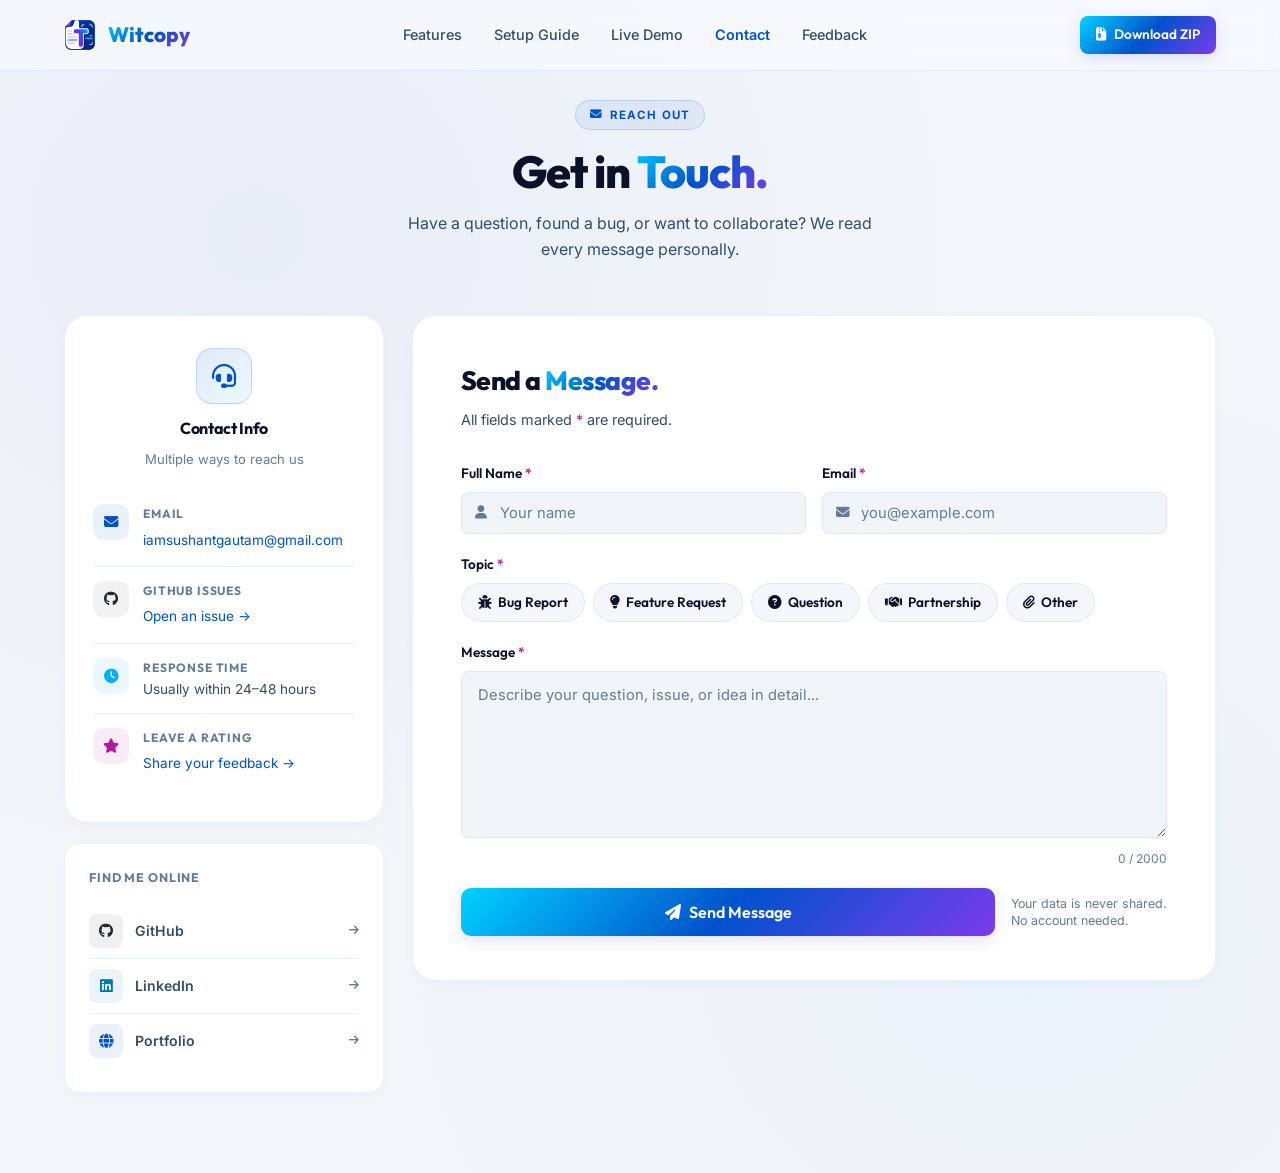
<file: landing/pages/contact.html>
﻿<!DOCTYPE html>
<html lang="en">
<head>
  <meta charset="UTF-8">
  <meta name="viewport" content="width=device-width, initial-scale=1.0">
  <title>Contact Us &ndash; Witcopy</title>
  <meta name="description" content="Get in touch with the Witcopy team. Report bugs, ask questions, or just say hello.">
  <link rel="icon" type="image/png" href="../favicon.png">
  <link rel="preconnect" href="https://fonts.googleapis.com">
  <link rel="preconnect" href="https://fonts.gstatic.com" crossorigin>
  <link href="https://fonts.googleapis.com/css2?family=Inter:wght@300;400;500;600;700&family=Outfit:wght@400;500;600;700;800&display=swap" rel="stylesheet">
  <link rel="stylesheet" href="https://cdnjs.cloudflare.com/ajax/libs/font-awesome/6.4.0/css/all.min.css">
  <link rel="stylesheet" href="../style.css?v=1.7">
  <style>
    .contact-page {
      padding-top: 100px;
      padding-bottom: 80px;
      min-height: 100vh;
      background:
        radial-gradient(ellipse at 20% 20%, rgba(0,82,204,0.05) 0%, transparent 50%),
        radial-gradient(ellipse at 80% 80%, rgba(0,176,255,0.04) 0%, transparent 50%),
        var(--bg-main);
    }
    .contact-page-header { text-align: center; margin-bottom: 52px; }
    .contact-page-header .page-eyebrow {
      display: inline-flex; align-items: center; gap: 7px;
      font-size: 0.72rem; font-weight: 700; text-transform: uppercase; letter-spacing: 0.09em;
      color: var(--color-primary); background: rgba(0,82,204,0.07); border: 1px solid rgba(0,82,204,0.16);
      padding: 5px 14px; border-radius: 999px; margin-bottom: 16px;
    }
    .contact-page-header h1 { font-size: 2.8rem; font-weight: 800; color: var(--text-primary); line-height: 1.15; margin-bottom: 12px; }
    .contact-page-header p { font-size: 1rem; color: var(--text-secondary); max-width: 500px; margin: 0 auto; line-height: 1.65; }
    .contact-grid { display: grid; grid-template-columns: 320px 1fr; gap: 28px; align-items: start; }
    .contact-left-col { display: flex; flex-direction: column; gap: 20px; position: sticky; top: 96px; }
    .contact-info-card {
      background: var(--bg-surface); border: 1px solid var(--border-color);
      border-radius: var(--border-radius-lg); padding: 32px 28px; box-shadow: var(--shadow-sm);
      display: flex; flex-direction: column; gap: 20px;
    }
    .contact-info-card-header { display: flex; flex-direction: column; align-items: center; gap: 12px; text-align: center; }
    .contact-info-card-icon {
      width: 56px; height: 56px; border-radius: 16px;
      background: linear-gradient(135deg, rgba(0,82,204,0.12), rgba(0,176,255,0.08));
      border: 1px solid rgba(0,82,204,0.18);
      display: flex; align-items: center; justify-content: center; font-size: 1.5rem; color: var(--color-primary);
    }
    .contact-info-card-header h3 { font-size: 1rem; font-weight: 700; color: var(--text-primary); }
    .contact-info-card-header p { font-size: 0.82rem; color: var(--text-muted); margin-top: -4px; }
    .contact-info-rows { display: flex; flex-direction: column; gap: 0; }
    .contact-info-row { display: flex; align-items: flex-start; gap: 14px; padding: 14px 0; border-bottom: 1px solid var(--border-color); }
    .contact-info-row:last-child { border-bottom: none; }
    .cir-icon { width: 36px; height: 36px; border-radius: 10px; display: flex; align-items: center; justify-content: center; font-size: 0.9rem; flex-shrink: 0; }
    .cir-text h4 { font-size: 0.75rem; font-weight: 700; text-transform: uppercase; letter-spacing: 0.07em; color: var(--text-muted); margin-bottom: 3px; }
    .cir-text p, .cir-text a { font-size: 0.85rem; color: var(--text-secondary); line-height: 1.4; }
    .cir-text a { color: var(--color-primary); }
    .cir-text a:hover { text-decoration: underline; }
    .contact-social-card { background: var(--bg-surface); border: 1px solid var(--border-color); border-radius: var(--border-radius-md); padding: 24px; box-shadow: var(--shadow-sm); }
    .contact-social-card h4 { font-size: 0.78rem; font-weight: 700; text-transform: uppercase; letter-spacing: 0.07em; color: var(--text-muted); margin-bottom: 16px; }
    .social-link-row { display: flex; align-items: center; gap: 12px; padding: 10px 0; border-bottom: 1px solid var(--border-color); text-decoration: none; transition: all 0.2s; }
    .social-link-row:last-child { border-bottom: none; }
    .social-link-row:hover .social-link-label { color: var(--color-primary); }
    .social-link-row:hover { transform: translateX(3px); }
    .slr-icon { width: 34px; height: 34px; border-radius: 8px; display: flex; align-items: center; justify-content: center; font-size: 0.9rem; flex-shrink: 0; }
    .social-link-label { font-size: 0.88rem; font-weight: 600; color: var(--text-secondary); flex: 1; transition: color 0.2s; }
    .social-link-arrow { font-size: 0.7rem; color: var(--text-muted); }
    .contact-form-card { background: var(--bg-surface); border: 1px solid var(--border-color); border-radius: var(--border-radius-lg); padding: 44px 48px; box-shadow: var(--shadow-sm); }
    .contact-form-card h2 { font-size: 1.65rem; font-weight: 800; color: var(--text-primary); margin-bottom: 6px; }
    .contact-form-card > p { font-size: 0.9rem; color: var(--text-secondary); margin-bottom: 32px; }
    .topic-pills { display: flex; flex-wrap: wrap; gap: 8px; }
    .topic-pill {
      display: inline-flex; align-items: center; gap: 6px; padding: 8px 16px; border-radius: 999px;
      font-size: 0.8rem; font-weight: 600; background: var(--bg-main); border: 1.5px solid var(--border-color);
      color: var(--text-secondary); cursor: pointer; transition: all 0.2s; user-select: none;
    }
    .topic-pill input[type="radio"] { display: none; }
    .topic-pill:hover { border-color: var(--color-primary); color: var(--color-primary); background: rgba(0,82,204,0.03); }
    .topic-pill:has(input:checked) { background: rgba(0,82,204,0.08); border-color: var(--color-primary); color: var(--color-primary); }
    .char-counter { font-size: 0.75rem; color: var(--text-muted); text-align: right; margin-top: 4px; }
    .submit-row { display: flex; align-items: center; gap: 16px; flex-wrap: wrap; }
    .btn-submit-lg { padding: 14px 32px; font-size: 1rem; border-radius: 10px; flex: 1; justify-content: center; min-width: 180px; }
    .submit-note { font-size: 0.78rem; color: var(--text-muted); line-height: 1.4; }
    @media (max-width: 900px) {
      .contact-grid { grid-template-columns: 1fr; }
      .contact-left-col { position: static; flex-direction: row; flex-wrap: wrap; }
      .contact-info-card, .contact-social-card { flex: 1 1 280px; }
      .contact-page-header h1 { font-size: 2rem; }
    }
    @media (max-width: 640px) {
      .contact-form-card { padding: 28px 20px; }
      .form-row { grid-template-columns: 1fr; }
      .topic-pill { font-size: 0.76rem; padding: 7px 12px; }
    }
  </style>
</head>
<body>

  <header class="navbar" id="navbar">
    <div class="nav-container">
      <a href="../index.html" class="brand">
        <img src="../icon128.png" alt="Witcopy Logo" class="brand-logo">
        <span class="brand-name">Witcopy</span>
      </a>
      <nav class="nav-menu" id="nav-menu">
        <a href="../index.html#features" class="nav-link">Features</a>
        <a href="../index.html#guide" class="nav-link">Setup Guide</a>
        <a href="../index.html#playground" class="nav-link">Live Demo</a>
        <a href="contact.html" class="nav-link nav-link-active">Contact</a>
        <a href="feedback.html" class="nav-link">Feedback</a>
      </nav>
      <div class="nav-cta-wrapper">
        <a href="../witcopy-extension.zip" download class="btn btn-primary btn-nav" id="nav-install-btn">
          <i class="fas fa-file-archive"></i> Download ZIP
        </a>
      </div>
    </div>
  </header>

  <div class="contact-page">
    <div class="container">

      <div class="contact-page-header">
        <div class="page-eyebrow"><i class="fas fa-envelope"></i> Reach Out</div>
        <h1>Get in <span class="gradient-text">Touch.</span></h1>
        <p>Have a question, found a bug, or want to collaborate? We read every message personally.</p>
      </div>

      <div class="contact-grid">

        <div class="contact-left-col">

          <div class="contact-info-card">
            <div class="contact-info-card-header">
              <div class="contact-info-card-icon"><i class="fas fa-headset"></i></div>
              <h3>Contact Info</h3>
              <p>Multiple ways to reach us</p>
            </div>
            <div class="contact-info-rows">
              <div class="contact-info-row">
                <div class="cir-icon" style="background:rgba(0,82,204,0.08); color:var(--color-primary);"><i class="fas fa-envelope"></i></div>
                <div class="cir-text">
                  <h4>Email</h4>
                  <a href="mailto:iamsushantgautam@gmail.com">iamsushantgautam@gmail.com</a>
                </div>
              </div>
              <div class="contact-info-row">
                <div class="cir-icon" style="background:rgba(0,0,0,0.05); color:#24292e;"><i class="fab fa-github"></i></div>
                <div class="cir-text">
                  <h4>GitHub Issues</h4>
                  <a href="https://github.com/Iamsushantgautam" target="_blank">Open an issue &rarr;</a>
                </div>
              </div>
              <div class="contact-info-row">
                <div class="cir-icon" style="background:rgba(0,176,255,0.08); color:var(--color-cyan);"><i class="fas fa-clock"></i></div>
                <div class="cir-text">
                  <h4>Response Time</h4>
                  <p>Usually within 24&ndash;48 hours</p>
                </div>
              </div>
              <div class="contact-info-row">
                <div class="cir-icon" style="background:rgba(181,23,158,0.08); color:var(--color-pink);"><i class="fas fa-star"></i></div>
                <div class="cir-text">
                  <h4>Leave a Rating</h4>
                  <a href="feedback.html">Share your feedback &rarr;</a>
                </div>
              </div>
            </div>
          </div>

          <div class="contact-social-card">
            <h4>Find me online</h4>
            <a href="https://github.com/Iamsushantgautam" target="_blank" class="social-link-row">
              <div class="slr-icon" style="background:rgba(0,0,0,0.06); color:#24292e;"><i class="fab fa-github"></i></div>
              <span class="social-link-label">GitHub</span>
              <i class="fas fa-arrow-right social-link-arrow"></i>
            </a>
            <a href="https://www.linkedin.com/in/iamsushantgautam" target="_blank" class="social-link-row">
              <div class="slr-icon" style="background:rgba(0,119,181,0.08); color:#0077b5;"><i class="fab fa-linkedin"></i></div>
              <span class="social-link-label">LinkedIn</span>
              <i class="fas fa-arrow-right social-link-arrow"></i>
            </a>
            <a href="https://sushant.online" target="_blank" class="social-link-row">
              <div class="slr-icon" style="background:rgba(0,82,204,0.08); color:var(--color-primary);"><i class="fas fa-globe"></i></div>
              <span class="social-link-label">Portfolio</span>
              <i class="fas fa-arrow-right social-link-arrow"></i>
            </a>
          </div>

        </div>

        <div class="contact-form-card" id="contact-form-card">
          <h2>Send a <span class="gradient-text">Message.</span></h2>
          <p>All fields marked <span style="color:var(--color-pink)">*</span> are required.</p>

          <div class="form-success-banner" id="contact-success-banner" style="display:none;">
            <div class="success-icon"><i class="fas fa-check-circle"></i></div>
            <div>
              <strong>Message sent!</strong>
              <p>Thanks for reaching out. We will reply within 24&ndash;48 hours.</p>
            </div>
          </div>

          <form class="contact-form" id="contact-form">

            <div class="form-row">
              <div class="form-group">
                <label for="contact-name">Full Name <span class="req">*</span></label>
                <div class="input-wrapper">
                  <i class="fas fa-user input-icon"></i>
                  <input type="text" id="contact-name" name="name" placeholder="Your name" required autocomplete="name">
                </div>
              </div>
              <div class="form-group">
                <label for="contact-email">Email <span class="req">*</span></label>
                <div class="input-wrapper">
                  <i class="fas fa-envelope input-icon"></i>
                  <input type="email" id="contact-email" name="email" placeholder="you@example.com" required autocomplete="email">
                </div>
              </div>
            </div>

            <div class="form-group">
              <label>Topic <span class="req">*</span></label>
              <div class="topic-pills" id="topic-pills" role="radiogroup">
                <label class="topic-pill"><input type="radio" name="topic" value="Bug Report" required> <i class="fas fa-bug"></i> Bug Report</label>
                <label class="topic-pill"><input type="radio" name="topic" value="Feature Request"> <i class="fas fa-lightbulb"></i> Feature Request</label>
                <label class="topic-pill"><input type="radio" name="topic" value="General Question"> <i class="fas fa-circle-question"></i> Question</label>
                <label class="topic-pill"><input type="radio" name="topic" value="Partnership"> <i class="fas fa-handshake"></i> Partnership</label>
                <label class="topic-pill"><input type="radio" name="topic" value="Other"> <i class="fas fa-paperclip"></i> Other</label>
              </div>
            </div>

            <div class="form-group">
              <label for="contact-message">Message <span class="req">*</span></label>
              <textarea id="contact-message" name="message" rows="6"
                placeholder="Describe your question, issue, or idea in detail..." required
                maxlength="2000"
                oninput="document.getElementById('char-count').textContent = this.value.length"></textarea>
              <div class="char-counter"><span id="char-count">0</span> / 2000</div>
            </div>

            <div class="form-error-banner" id="contact-error-banner" style="display:none;">
              <i class="fas fa-exclamation-circle"></i>
              <div>
                <strong>Something went wrong.</strong>
                <p>Please try again or email <a href="mailto:iamsushantgautam@gmail.com" class="text-indigo">iamsushantgautam@gmail.com</a> directly.</p>
              </div>
            </div>

            <div class="submit-row">
              <button type="submit" class="btn btn-primary btn-form-submit btn-submit-lg" id="contact-submit-btn">
                <i class="fas fa-paper-plane"></i> Send Message
              </button>
              <p class="submit-note">Your data is never shared.<br>No account needed.</p>
            </div>

          </form>
        </div>

      </div>
    </div>
  </div>

  <script>
    const navbar = document.getElementById('navbar');
    window.addEventListener('scroll', () => {
      navbar.classList.toggle('scrolled', window.scrollY > 20);
    });

    const form = document.getElementById('contact-form');
    const submitBtn = document.getElementById('contact-submit-btn');
    const successBanner = document.getElementById('contact-success-banner');
    const errBanner = document.getElementById('contact-error-banner');

    form.addEventListener('submit', async (e) => {
      e.preventDefault();
      errBanner.style.display = 'none';
      submitBtn.disabled = true;
      submitBtn.innerHTML = '<i class="fas fa-spinner fa-spin"></i> Sending...';

      const data = new FormData(form);
      data.append('access_key', '0a33001d-99d2-4221-a5b9-721ae3e376df');
      data.append('subject', 'New Contact Message - Witcopy');

      try {
        const res = await fetch('https://api.web3forms.com/submit', {
          method: 'POST',
          headers: { 'Accept': 'application/json' },
          body: data
        });
        const json = await res.json();
        if (json.success === true) {
          form.style.display = 'none';
          successBanner.style.display = 'flex';
          successBanner.scrollIntoView({ behavior: 'smooth', block: 'center' });
        } else {
          throw new Error(json.message || 'error');
        }
      } catch {
        submitBtn.disabled = false;
        submitBtn.innerHTML = '<i class="fas fa-paper-plane"></i> Send Message';
        errBanner.style.display = 'flex';
        errBanner.scrollIntoView({ behavior: 'smooth', block: 'nearest' });
      }
    });
  </script>
</body>
</html>
</file>
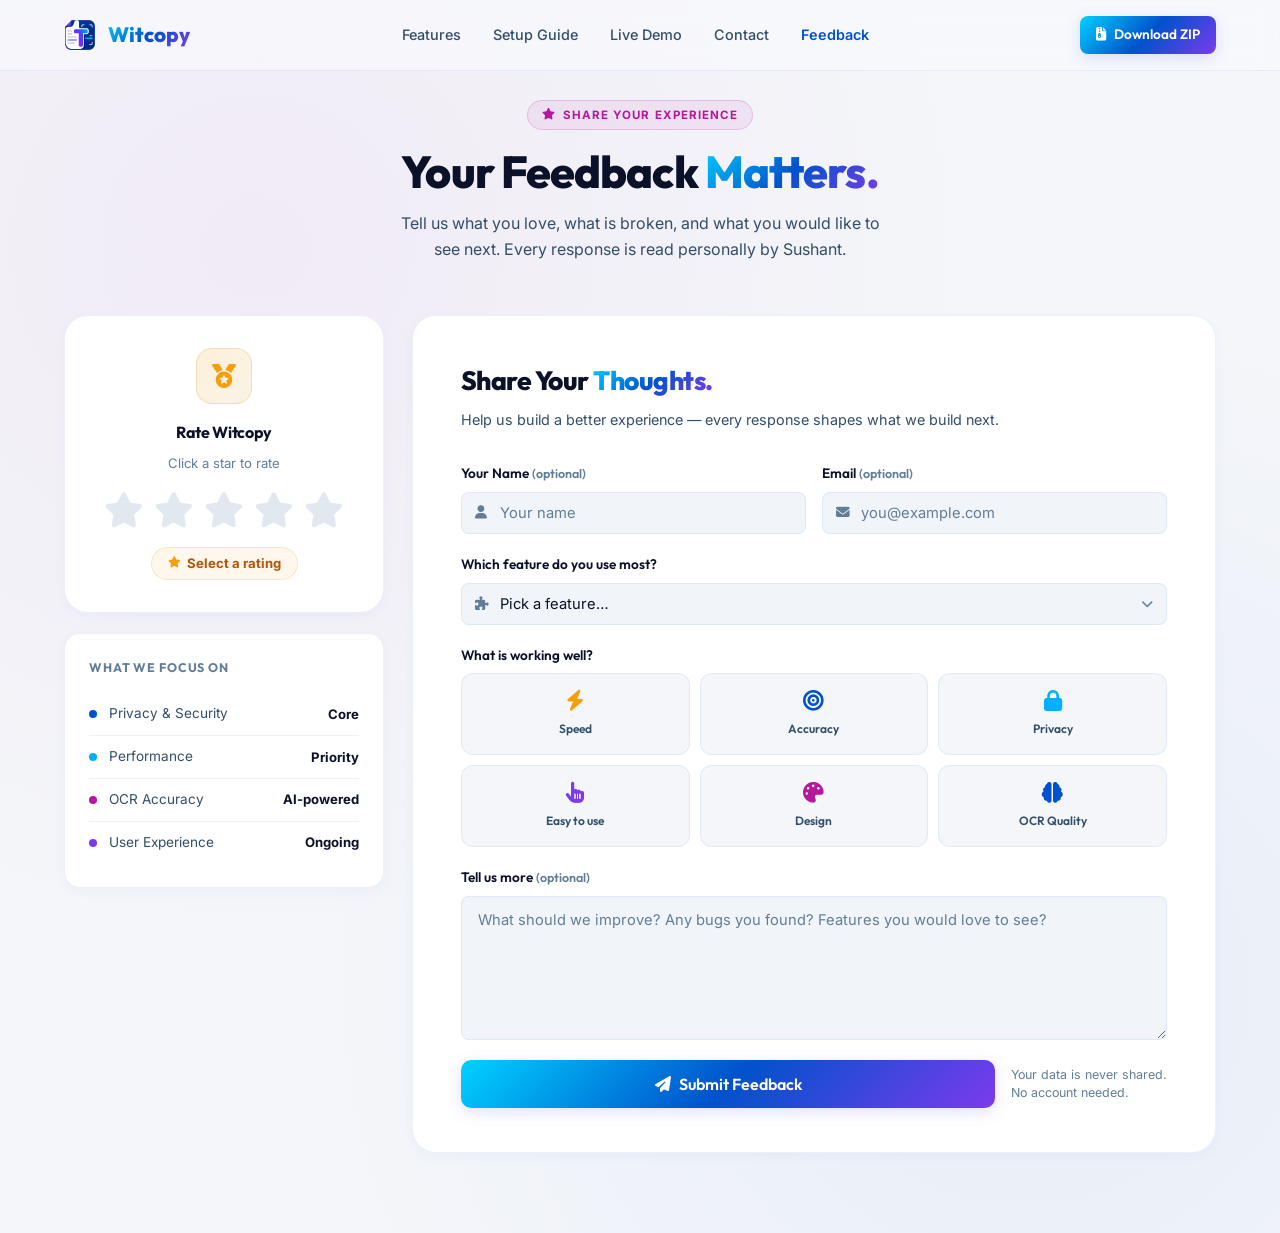
<file: landing/pages/feedback.html>
﻿<!DOCTYPE html>
<html lang="en">
<head>
  <meta charset="UTF-8">
  <meta name="viewport" content="width=device-width, initial-scale=1.0">
  <title>Feedback &ndash; Witcopy</title>
  <meta name="description" content="Share your experience with Witcopy. Your feedback shapes the future of the extension.">
  <link rel="icon" type="image/png" href="../favicon.png">
  <link rel="preconnect" href="https://fonts.googleapis.com">
  <link rel="preconnect" href="https://fonts.gstatic.com" crossorigin>
  <link href="https://fonts.googleapis.com/css2?family=Inter:wght@300;400;500;600;700&family=Outfit:wght@400;500;600;700;800&display=swap" rel="stylesheet">
  <link rel="stylesheet" href="https://cdnjs.cloudflare.com/ajax/libs/font-awesome/6.4.0/css/all.min.css">
  <link rel="stylesheet" href="../style.css?v=1.7">
  <style>
    .feedback-page {
      padding-top: 100px;
      padding-bottom: 80px;
      min-height: 100vh;
      background:
        radial-gradient(ellipse at 20% 20%, rgba(181,23,158,0.05) 0%, transparent 50%),
        radial-gradient(ellipse at 80% 80%, rgba(0,82,204,0.05) 0%, transparent 50%),
        var(--bg-main);
    }
    .feedback-page-header { text-align: center; margin-bottom: 52px; }
    .feedback-page-header .page-eyebrow {
      display: inline-flex; align-items: center; gap: 7px;
      font-size: 0.72rem; font-weight: 700; text-transform: uppercase; letter-spacing: 0.09em;
      color: var(--color-pink); background: rgba(181,23,158,0.07); border: 1px solid rgba(181,23,158,0.18);
      padding: 5px 14px; border-radius: 999px; margin-bottom: 16px;
    }
    .feedback-page-header h1 { font-size: 2.8rem; font-weight: 800; color: var(--text-primary); line-height: 1.15; margin-bottom: 12px; }
    .feedback-page-header p { font-size: 1rem; color: var(--text-secondary); max-width: 500px; margin: 0 auto; line-height: 1.65; }
    .feedback-grid { display: grid; grid-template-columns: 320px 1fr; gap: 28px; align-items: start; }
    .feedback-left { display: flex; flex-direction: column; gap: 20px; position: sticky; top: 96px; }
    .star-card {
      background: var(--bg-surface); border: 1px solid var(--border-color);
      border-radius: var(--border-radius-lg); padding: 32px 28px; box-shadow: var(--shadow-sm);
      text-align: center; display: flex; flex-direction: column; align-items: center; gap: 16px;
    }
    .star-card-icon {
      width: 56px; height: 56px; border-radius: 16px;
      background: linear-gradient(135deg, rgba(245,158,11,0.15), rgba(202,138,4,0.1));
      border: 1px solid rgba(202,138,4,0.2);
      display: flex; align-items: center; justify-content: center; font-size: 1.5rem; color: #f59e0b;
    }
    .star-card h3 { font-size: 1rem; font-weight: 700; color: var(--text-primary); }
    .star-card p { font-size: 0.82rem; color: var(--text-muted); margin-top: -8px; }
    .stars-row { display: flex; gap: 6px; justify-content: center; }
    .star {
      background: none; border: none; cursor: pointer; font-size: 2.2rem; color: #e2e8f0;
      padding: 2px; line-height: 1; transition: color 0.15s, transform 0.15s;
    }
    .star:hover, .star.active { color: #f59e0b; transform: scale(1.2); }
    .rating-badge {
      display: inline-flex; align-items: center; gap: 6px; padding: 5px 16px; border-radius: 999px;
      background: rgba(245,158,11,0.08); border: 1px solid rgba(245,158,11,0.2);
      font-size: 0.82rem; font-weight: 700; color: #b45309; min-height: 28px; transition: all 0.2s;
    }
    .stats-side-card {
      background: var(--bg-surface); border: 1px solid var(--border-color);
      border-radius: var(--border-radius-md); padding: 24px; box-shadow: var(--shadow-sm);
    }
    .stats-side-card h4 { font-size: 0.78rem; font-weight: 700; text-transform: uppercase; letter-spacing: 0.07em; color: var(--text-muted); margin-bottom: 16px; }
    .stat-row { display: flex; align-items: center; gap: 12px; padding: 10px 0; border-bottom: 1px solid var(--border-color); }
    .stat-row:last-child { border-bottom: none; }
    .stat-dot { width: 8px; height: 8px; border-radius: 50%; flex-shrink: 0; }
    .stat-row span:nth-child(2) { font-size: 0.85rem; color: var(--text-secondary); flex: 1; }
    .stat-row strong { font-size: 0.82rem; color: var(--text-primary); }
    .feedback-form-card {
      background: var(--bg-surface); border: 1px solid var(--border-color);
      border-radius: var(--border-radius-lg); padding: 44px 48px; box-shadow: var(--shadow-sm);
    }
    .feedback-form-card h2 { font-size: 1.65rem; font-weight: 800; color: var(--text-primary); margin-bottom: 6px; }
    .feedback-form-card > p { font-size: 0.9rem; color: var(--text-secondary); margin-bottom: 32px; }
    .feature-check-grid { display: grid; grid-template-columns: repeat(3, 1fr); gap: 10px; }
    .feat-check {
      display: flex; flex-direction: column; align-items: center; gap: 8px;
      padding: 16px 10px; border: 1.5px solid var(--border-color); border-radius: 12px;
      background: var(--bg-main); cursor: pointer; transition: all 0.2s; text-align: center; user-select: none;
    }
    .feat-check input[type="checkbox"] { display: none; }
    .feat-check .feat-icon { font-size: 1.3rem; line-height: 1; }
    .feat-check .feat-label { font-size: 0.75rem; font-weight: 600; color: var(--text-secondary); }
    .feat-check:hover { border-color: var(--color-primary); background: rgba(0,82,204,0.03); }
    .feat-check:has(input:checked) { border-color: var(--color-primary); background: rgba(0,82,204,0.07); }
    .feat-check:has(input:checked) .feat-label { color: var(--color-primary); }
    .feat-check:has(input:checked) .feat-icon { color: var(--color-primary) !important; }
    .submit-row { display: flex; align-items: center; gap: 16px; flex-wrap: wrap; }
    .btn-submit-lg { padding: 14px 32px; font-size: 1rem; border-radius: 10px; flex: 1; justify-content: center; min-width: 180px; }
    .submit-note { font-size: 0.78rem; color: var(--text-muted); line-height: 1.4; }
    @media (max-width: 900px) {
      .feedback-grid { grid-template-columns: 1fr; }
      .feedback-left { position: static; flex-direction: row; flex-wrap: wrap; }
      .star-card, .stats-side-card { flex: 1 1 280px; }
      .feedback-page-header h1 { font-size: 2rem; }
    }
    @media (max-width: 640px) {
      .feedback-form-card { padding: 28px 20px; }
      .feature-check-grid { grid-template-columns: repeat(2, 1fr); }
      .form-row { grid-template-columns: 1fr; }
    }
  </style>
</head>
<body>

  <header class="navbar" id="navbar">
    <div class="nav-container">
      <a href="../index.html" class="brand">
        <img src="../icon128.png" alt="Witcopy Logo" class="brand-logo">
        <span class="brand-name">Witcopy</span>
      </a>
      <nav class="nav-menu" id="nav-menu">
        <a href="../index.html#features" class="nav-link">Features</a>
        <a href="../index.html#guide" class="nav-link">Setup Guide</a>
        <a href="../index.html#playground" class="nav-link">Live Demo</a>
        <a href="contact.html" class="nav-link">Contact</a>
        <a href="feedback.html" class="nav-link nav-link-active">Feedback</a>
      </nav>
      <div class="nav-cta-wrapper">
        <a href="../witcopy-extension.zip" download class="btn btn-primary btn-nav" id="nav-install-btn">
          <i class="fas fa-file-archive"></i> Download ZIP
        </a>
      </div>
    </div>
  </header>

  <div class="feedback-page">
    <div class="container">

      <div class="feedback-page-header">
        <div class="page-eyebrow"><i class="fas fa-star"></i> Share Your Experience</div>
        <h1>Your Feedback <span class="gradient-text">Matters.</span></h1>
        <p>Tell us what you love, what is broken, and what you would like to see next. Every response is read personally by Sushant.</p>
      </div>

      <div class="feedback-grid">

        <div class="feedback-left">
          <div class="star-card" id="feedback-rating-card">
            <div class="star-card-icon"><i class="fas fa-medal"></i></div>
            <h3>Rate Witcopy</h3>
            <p>Click a star to rate</p>
            <div class="stars-row" id="star-rating-group" role="group" aria-label="Star rating">
              <button type="button" class="star" data-value="1" id="star-1" aria-label="1 star"><i class="fas fa-star"></i></button>
              <button type="button" class="star" data-value="2" id="star-2" aria-label="2 stars"><i class="fas fa-star"></i></button>
              <button type="button" class="star" data-value="3" id="star-3" aria-label="3 stars"><i class="fas fa-star"></i></button>
              <button type="button" class="star" data-value="4" id="star-4" aria-label="4 stars"><i class="fas fa-star"></i></button>
              <button type="button" class="star" data-value="5" id="star-5" aria-label="5 stars"><i class="fas fa-star"></i></button>
            </div>
            <div class="rating-badge" id="rating-badge-text">
              <i class="fas fa-star" style="font-size:0.7rem; color:#f59e0b;"></i>
              <span>Select a rating</span>
            </div>
          </div>

          <div class="stats-side-card">
            <h4>What we focus on</h4>
            <div class="stat-row">
              <div class="stat-dot" style="background:#0052cc;"></div>
              <span>Privacy &amp; Security</span>
              <strong>Core</strong>
            </div>
            <div class="stat-row">
              <div class="stat-dot" style="background:#00b0ff;"></div>
              <span>Performance</span>
              <strong>Priority</strong>
            </div>
            <div class="stat-row">
              <div class="stat-dot" style="background:#b5179e;"></div>
              <span>OCR Accuracy</span>
              <strong>AI-powered</strong>
            </div>
            <div class="stat-row">
              <div class="stat-dot" style="background:#7c3aed;"></div>
              <span>User Experience</span>
              <strong>Ongoing</strong>
            </div>
          </div>
        </div>

        <div class="feedback-form-card" id="feedback-form-card">
          <h2>Share Your <span class="gradient-text">Thoughts.</span></h2>
          <p>Help us build a better experience &mdash; every response shapes what we build next.</p>

          <div class="form-success-banner" id="feedback-success-banner" style="display:none;">
            <div class="success-icon"><i class="fas fa-check-circle"></i></div>
            <div>
              <strong>Feedback received!</strong>
              <p>Thank you &mdash; your response helps us improve Witcopy for everyone.</p>
            </div>
          </div>

          <form class="contact-form" id="feedback-form">
            <input type="hidden" name="rating" id="rating-input" value="Not rated">

            <div class="form-row">
              <div class="form-group">
                <label for="feedback-name">Your Name <span style="font-size:0.78rem;color:var(--text-muted)">(optional)</span></label>
                <div class="input-wrapper">
                  <i class="fas fa-user input-icon"></i>
                  <input type="text" id="feedback-name" name="name" placeholder="Your name" autocomplete="name">
                </div>
              </div>
              <div class="form-group">
                <label for="feedback-email">Email <span style="font-size:0.78rem;color:var(--text-muted)">(optional)</span></label>
                <div class="input-wrapper">
                  <i class="fas fa-envelope input-icon"></i>
                  <input type="email" id="feedback-email" name="email" placeholder="you@example.com" autocomplete="email">
                </div>
              </div>
            </div>

            <div class="form-group">
              <label>Which feature do you use most?</label>
              <div class="input-wrapper">
                <i class="fas fa-puzzle-piece input-icon"></i>
                <select id="feedback-feature" name="most_used_feature">
                  <option value="" disabled selected>Pick a feature&hellip;</option>
                  <option value="Selected Area">Selected Area</option>
                  <option value="Image OCR">Image OCR</option>
                  <option value="Copy from Link">Copy from Link</option>
                  <option value="Full Page Copy">Full Page Copy</option>
                  <option value="Clipboard History">Clipboard History</option>
                </select>
                <i class="fas fa-chevron-down select-arrow"></i>
              </div>
            </div>

            <div class="form-group">
              <label>What is working well?</label>
              <div class="feature-check-grid" id="feedback-pros-group">
                <label class="feat-check">
                  <input type="checkbox" name="pros" value="Speed">
                  <i class="fas fa-bolt feat-icon" style="color:#f59e0b;"></i>
                  <span class="feat-label">Speed</span>
                </label>
                <label class="feat-check">
                  <input type="checkbox" name="pros" value="Accuracy">
                  <i class="fas fa-bullseye feat-icon" style="color:#0052cc;"></i>
                  <span class="feat-label">Accuracy</span>
                </label>
                <label class="feat-check">
                  <input type="checkbox" name="pros" value="Privacy">
                  <i class="fas fa-lock feat-icon" style="color:#00b0ff;"></i>
                  <span class="feat-label">Privacy</span>
                </label>
                <label class="feat-check">
                  <input type="checkbox" name="pros" value="Easy to use">
                  <i class="fas fa-hand-pointer feat-icon" style="color:#7c3aed;"></i>
                  <span class="feat-label">Easy to use</span>
                </label>
                <label class="feat-check">
                  <input type="checkbox" name="pros" value="Design">
                  <i class="fas fa-palette feat-icon" style="color:#b5179e;"></i>
                  <span class="feat-label">Design</span>
                </label>
                <label class="feat-check">
                  <input type="checkbox" name="pros" value="OCR Quality">
                  <i class="fas fa-brain feat-icon" style="color:#0052cc;"></i>
                  <span class="feat-label">OCR Quality</span>
                </label>
              </div>
            </div>

            <div class="form-group">
              <label for="feedback-message">Tell us more <span style="font-size:0.78rem;color:var(--text-muted)">(optional)</span></label>
              <textarea id="feedback-message" name="message" rows="5"
                placeholder="What should we improve? Any bugs you found? Features you would love to see?"></textarea>
            </div>

            <div class="form-error-banner" id="feedback-error-banner" style="display:none;">
              <i class="fas fa-exclamation-circle"></i>
              <div>
                <strong>Something went wrong.</strong>
                <p>Please try again or email <a href="mailto:iamsushantgautam@gmail.com" class="text-indigo">iamsushantgautam@gmail.com</a></p>
              </div>
            </div>

            <div class="submit-row">
              <button type="submit" class="btn btn-primary btn-form-submit btn-submit-lg" id="feedback-submit-btn">
                <i class="fas fa-paper-plane"></i> Submit Feedback
              </button>
              <p class="submit-note">Your data is never shared.<br>No account needed.</p>
            </div>
          </form>
        </div>

      </div>
    </div>
  </div>

  <script>
    const navbar = document.getElementById('navbar');
    window.addEventListener('scroll', () => {
      navbar.classList.toggle('scrolled', window.scrollY > 20);
    });

    const stars = document.querySelectorAll('.star');
    const ratingInput = document.getElementById('rating-input');
    const ratingBadge = document.getElementById('rating-badge-text');
    const labels = ['', 'Poor', 'Fair', 'Good', 'Great', 'Excellent!'];
    let selectedRating = 0;

    stars.forEach(star => {
      star.addEventListener('mouseover', () => highlightStars(+star.dataset.value));
      star.addEventListener('mouseout', () => highlightStars(selectedRating));
      star.addEventListener('click', () => {
        selectedRating = +star.dataset.value;
        ratingInput.value = selectedRating + '/5 - ' + labels[selectedRating];
        ratingBadge.innerHTML = '<i class="fas fa-star" style="font-size:0.7rem;color:#f59e0b;"></i> <span>' + labels[selectedRating] + ' (' + selectedRating + '/5)</span>';
        highlightStars(selectedRating);
      });
    });

    function highlightStars(count) {
      stars.forEach(s => s.classList.toggle('active', +s.dataset.value <= count));
    }

    const feedbackForm = document.getElementById('feedback-form');
    const feedbackBtn = document.getElementById('feedback-submit-btn');
    const feedbackBanner = document.getElementById('feedback-success-banner');
    const feedbackErr = document.getElementById('feedback-error-banner');

    feedbackForm.addEventListener('submit', async (e) => {
      e.preventDefault();
      feedbackErr.style.display = 'none';
      feedbackBtn.disabled = true;
      feedbackBtn.innerHTML = '<i class="fas fa-spinner fa-spin"></i> Sending...';

      const data = new FormData(feedbackForm);
      data.append('access_key', '0a33001d-99d2-4221-a5b9-721ae3e376df');
      data.append('subject', 'New Feedback - Witcopy');

      try {
        const res = await fetch('https://api.web3forms.com/submit', {
          method: 'POST',
          headers: { 'Accept': 'application/json' },
          body: data
        });
        const json = await res.json();
        if (json.success === true) {
          feedbackForm.style.display = 'none';
          feedbackBanner.style.display = 'flex';
          feedbackBanner.scrollIntoView({ behavior: 'smooth', block: 'center' });
        } else {
          throw new Error(json.message || 'error');
        }
      } catch {
        feedbackBtn.disabled = false;
        feedbackBtn.innerHTML = '<i class="fas fa-paper-plane"></i> Submit Feedback';
        feedbackErr.style.display = 'flex';
        feedbackErr.scrollIntoView({ behavior: 'smooth', block: 'nearest' });
      }
    });
  </script>
</body>
</html>
</file>
<file: landing/style.css>
/* ==========================================================================
   Witcopy Landing Page - Design System & Styling (Light Mode Exclusive)
   ========================================================================== */

/* --- CSS VARIABLES & TOKENS --- */
:root {
  --font-display: 'Outfit', 'Inter', system-ui, -apple-system, sans-serif;
  --font-body: 'Inter', system-ui, -apple-system, sans-serif;
  
  /* Color Palette - Light Theme matched with Logo */
  --bg-main: #f4f6fa;
  --bg-surface: #ffffff;
  --bg-surface-hover: #eef2f7;
  --bg-input: #f1f5f9;
  
  /* Custom Gradients representing the Logo's 'T' gradient */
  --primary-gradient: linear-gradient(135deg, #00d2ff 0%, #0052cc 50%, #7c3aed 100%);
  --cyan-gradient: linear-gradient(135deg, #00d2ff 0%, #0088cc 100%);
  --pink-gradient: linear-gradient(135deg, #7c3aed 0%, #b5179e 100%); /* Magenta fold */
  --glow-gradient: radial-gradient(circle, rgba(0, 82, 204, 0.06) 0%, rgba(0, 82, 204, 0) 70%);

  --color-primary: #0052cc;         /* Logo central blue */
  --color-primary-light: #0073e6;   /* Sky blue */
  --color-cyan: #00b0ff;            /* Electric cyan top of T */
  --color-pink: #b5179e;            /* Magenta fold corner */
  --color-yellow: #ca8a04;          /* Warm gold */
  
  --text-primary: #0a1128;          /* Very deep blue-black text */
  --text-secondary: #334e68;        /* Blue-grey secondary text */
  --text-muted: #627d98;            /* Muted blue-grey text */
  
  /* Borders and Shadows */
  --border-color: rgba(0, 82, 204, 0.08);
  --border-color-focus: rgba(0, 82, 204, 0.4);
  --shadow-sm: 0 4px 12px rgba(0, 82, 204, 0.04);
  --shadow-md: 0 12px 36px rgba(0, 82, 204, 0.08);
  --shadow-glow: 0 0 25px rgba(0, 82, 204, 0.15);
  --shadow-glow-cyan: 0 0 25px rgba(0, 176, 255, 0.15);
  
  /* Layout */
  --container-max-width: 1200px;
  --border-radius-sm: 8px;
  --border-radius-md: 16px;
  --border-radius-lg: 24px;
  --transition-fast: 0.2s ease;
  --transition-normal: 0.3s ease;
}

/* --- RESET & BASE STYLES --- */
* {
  box-sizing: border-box;
  margin: 0;
  padding: 0;
}

html {
  scroll-behavior: smooth;
}

body {
  background-color: var(--bg-main);
  color: var(--text-primary);
  font-family: var(--font-body);
  line-height: 1.6;
  -webkit-font-smoothing: antialiased;
  overflow-x: hidden;
}

h1, h2, h3, h4, h5, h6 {
  font-family: var(--font-display);
  font-weight: 700;
  letter-spacing: -0.02em;
}

a {
  color: inherit;
  text-decoration: none;
}

/* --- UTILITY CLASSES --- */
.container {
  width: 90%;
  max-width: var(--container-max-width);
  margin: 0 auto;
}

.gradient-text {
  background: var(--primary-gradient);
  -webkit-background-clip: text;
  -webkit-text-fill-color: transparent;
}

.text-center { text-align: center; }
.text-left { text-align: left; }
.text-muted { color: var(--text-muted); }
.text-indigo { color: var(--color-primary); }

/* --- BUTTONS --- */
.btn {
  display: inline-flex;
  align-items: center;
  justify-content: center;
  gap: 8px;
  padding: 10px 20px;
  border-radius: var(--border-radius-sm);
  font-family: var(--font-display);
  font-weight: 600;
  cursor: pointer;
  transition: all var(--transition-fast) ease-in-out;
  border: none;
  font-size: 0.95rem;
}

.btn-primary {
  background: var(--primary-gradient);
  color: #fff;
  box-shadow: 0 4px 15px rgba(99, 102, 241, 0.2);
}

.btn-primary:hover {
  transform: translateY(-2px);
  box-shadow: var(--shadow-glow);
  filter: brightness(1.1);
}

.btn-secondary {
  background: rgba(15, 23, 42, 0.04);
  border: 1px solid var(--border-color);
  color: var(--text-primary);
}

.btn-secondary:hover {
  background: rgba(15, 23, 42, 0.08);
  transform: translateY(-2px);
}

.btn-lg {
  padding: 16px 28px;
  font-size: 1.05rem;
  border-radius: var(--border-radius-sm);
}

.btn-nav {
  padding: 8px 16px;
  font-size: 0.85rem;
}

.btn-subtext {
  font-size: 0.75rem;
  opacity: 0.7;
  font-weight: 400;
  margin-left: 2px;
}

/* --- NAVIGATION BAR --- */
.navbar {
  position: fixed;
  top: 0;
  left: 0;
  right: 0;
  z-index: 100;
  padding: 16px 0;
  background: rgba(248, 250, 252, 0.7);
  backdrop-filter: blur(12px);
  border-bottom: 1px solid var(--border-color);
  transition: padding var(--transition-fast);
}

.navbar.scrolled {
  padding: 12px 0;
  background: rgba(248, 250, 252, 0.9);
}

.nav-container {
  width: 90%;
  max-width: var(--container-max-width);
  margin: 0 auto;
  display: flex;
  align-items: center;
  justify-content: space-between;
}

.brand {
  display: flex;
  align-items: center;
  gap: 12px;
}

.brand-logo {
  width: 32px;
  height: 32px;
}

.brand-name {
  font-family: var(--font-display);
  font-size: 1.3rem;
  font-weight: 800;
  background: var(--primary-gradient);
  -webkit-background-clip: text;
  -webkit-text-fill-color: transparent;
}

.nav-menu {
  display: flex;
  gap: 32px;
}

.nav-link {
  color: var(--text-secondary);
  font-size: 0.9rem;
  font-weight: 500;
  transition: color var(--transition-fast);
}

.nav-link:hover {
  color: var(--text-primary);
}

/* --- HERO SECTION --- */
.hero-section {
  position: relative;
  padding: 100px 0 60px 0;
  overflow: hidden;
}

.hero-glow-1 {
  position: absolute;
  top: -10%;
  left: 10%;
  width: 50vw;
  height: 50vw;
  background: var(--glow-gradient);
  z-index: -1;
  pointer-events: none;
}

.hero-glow-2 {
  position: absolute;
  bottom: 0;
  right: -10%;
  width: 50vw;
  height: 50vw;
  background: radial-gradient(circle, rgba(139, 92, 246, 0.04) 0%, rgba(99, 102, 241, 0) 70%);
  z-index: -1;
  pointer-events: none;
}

.hero-container {
  display: grid;
  grid-template-columns: 1.1fr 0.9fr;
  gap: 48px;
  align-items: center;
}

.hero-content {
  display: flex;
  flex-direction: column;
  gap: 24px;
}

.hero-badge {
  display: inline-flex;
  align-items: center;
  gap: 8px;
  background: rgba(139, 92, 246, 0.08);
  border: 1px solid rgba(139, 92, 246, 0.15);
  padding: 6px 12px;
  border-radius: 100px;
  align-self: flex-start;
}

.badge-dot {
  width: 6px;
  height: 6px;
  background: var(--color-primary);
  border-radius: 50%;
  box-shadow: 0 0 8px var(--color-primary);
}

.badge-text {
  font-size: 0.8rem;
  font-weight: 600;
  color: var(--color-primary);
  text-transform: uppercase;
  letter-spacing: 0.05em;
}

.hero-title {
  font-size: 3.5rem;
  line-height: 1.1;
  font-weight: 800;
}

.hero-description {
  font-size: 1.1rem;
  color: var(--text-secondary);
  max-width: 520px;
}

.hero-ctas {
  display: flex;
  gap: 16px;
  flex-wrap: wrap;
}

.hero-stats {
  display: flex;
  align-items: center;
  gap: 24px;
  margin-top: 20px;
}

.stat-item {
  display: flex;
  flex-direction: column;
  gap: 4px;
}

.stat-num {
  font-family: var(--font-display);
  font-size: 1.5rem;
  font-weight: 800;
  color: var(--text-primary);
}

.stat-label {
  font-size: 0.75rem;
  color: var(--text-muted);
  text-transform: uppercase;
  letter-spacing: 0.05em;
}

.stat-divider {
  width: 1px;
  height: 36px;
  background: var(--border-color);
}

/* Hero Browser Preview Mockup */
.hero-preview {
  position: relative;
  z-index: 10;
  perspective: 1000px;
}

.browser-window {
  background: var(--bg-surface);
  border: 1px solid var(--border-color);
  border-radius: var(--border-radius-md);
  box-shadow: var(--shadow-md);
  overflow: hidden;
  transition: transform var(--transition-normal);
  transform: rotateY(-8deg) rotateX(4deg);
}

.browser-window:hover {
  transform: rotateY(0deg) rotateX(0deg);
}

.browser-header {
  background: #f1f5f9;
  padding: 12px 16px;
  display: flex;
  align-items: center;
  border-bottom: 1px solid var(--border-color);
  position: relative;
}

.browser-dots {
  display: flex;
  gap: 6px;
}

.dot {
  width: 10px;
  height: 10px;
  border-radius: 50%;
}
.dot-red { background: #ef4444; }
.dot-yellow { background: #f59e0b; }
.dot-green { background: #10b981; }

.browser-address {
  margin: 0 auto;
  background: rgba(0, 0, 0, 0.04);
  padding: 4px 24px;
  border-radius: 4px;
  font-size: 0.75rem;
  color: var(--text-muted);
  width: 60%;
  text-align: center;
  white-space: nowrap;
  overflow: hidden;
  text-overflow: ellipsis;
  display: flex;
  align-items: center;
  justify-content: center;
  gap: 6px;
}

.browser-content {
  padding: 24px;
  background: var(--bg-main);
  position: relative;
  height: 340px;
}

/* Mock Webpage Elements */
.mock-webpage {
  display: flex;
  gap: 16px;
  height: 100%;
}

.mock-sidebar {
  width: 48px;
  display: flex;
  flex-direction: column;
  gap: 12px;
}

.sidebar-item {
  height: 24px;
  background: rgba(0, 0, 0, 0.04);
  border-radius: 4px;
}
.sidebar-item.active {
  background: var(--primary-gradient);
}

.mock-body {
  flex: 1;
  display: flex;
  flex-direction: column;
  gap: 12px;
}

.mock-text-title {
  height: 20px;
  width: 60%;
  background: rgba(0, 0, 0, 0.08);
  border-radius: 4px;
}

.mock-text-paragraph-long {
  height: 12px;
  width: 100%;
  background: rgba(0, 0, 0, 0.04);
  border-radius: 4px;
}

.mock-selection-container {
  display: flex;
  gap: 12px;
  border: 1px dashed rgba(139, 92, 246, 0.4);
  padding: 12px;
  border-radius: 8px;
  background: rgba(139, 92, 246, 0.03);
  position: relative;
}

.mock-image-container {
  width: 80px;
  height: 80px;
  background: rgba(0, 0, 0, 0.05);
  border-radius: 4px;
  position: relative;
  overflow: hidden;
  display: flex;
  align-items: center;
  justify-content: center;
}

.mock-img {
  width: 100%;
  height: 100%;
  object-fit: cover;
  opacity: 0.8;
}

.ocr-scanning-line {
  position: absolute;
  left: 0;
  width: 100%;
  height: 2px;
  background: var(--color-cyan);
  box-shadow: var(--shadow-glow-cyan);
  animation: scan 2s infinite ease-in-out;
}

.ocr-tag {
  position: absolute;
  bottom: 2px;
  left: 50%;
  transform: translateX(-50%);
  font-size: 0.5rem;
  background: var(--color-cyan);
  color: #fff;
  padding: 2px 4px;
  border-radius: 2px;
  font-weight: 700;
  white-space: nowrap;
}

.mock-text-paragraph {
  flex: 1;
  display: flex;
  flex-direction: column;
  gap: 6px;
}
.mock-text-paragraph::before, .mock-text-paragraph::after {
  content: "";
  height: 10px;
  border-radius: 4px;
  background: rgba(0, 0, 0, 0.04);
}
.mock-text-paragraph::before { width: 100%; }
.mock-text-paragraph::after { width: 80%; }

.mock-text-paragraph-medium {
  height: 12px;
  width: 90%;
  background: rgba(0, 0, 0, 0.04);
  border-radius: 4px;
}

/* Mock Extension Panel */
.mock-extension-popup {
  position: absolute;
  bottom: 24px;
  right: 24px;
  width: 220px;
  background: var(--bg-surface);
  border: 1px solid rgba(0, 0, 0, 0.1);
  border-radius: var(--border-radius-sm);
  box-shadow: 0 10px 40px rgba(15, 23, 42, 0.12);
  padding: 12px;
  z-index: 20;
  animation: float 4s infinite ease-in-out;
}

.popup-header {
  display: flex;
  justify-content: space-between;
  align-items: center;
  margin-bottom: 12px;
}

.popup-title {
  display: flex;
  align-items: center;
  gap: 6px;
  font-size: 0.85rem;
  font-weight: 700;
}

.popup-logo {
  width: 16px;
  height: 16px;
}

.popup-buttons {
  display: flex;
  flex-direction: column;
  gap: 6px;
  margin-bottom: 12px;
}

.popup-btn {
  background: rgba(0, 0, 0, 0.02);
  border: 1px solid var(--border-color);
  color: var(--text-secondary);
  border-radius: 4px;
  padding: 6px 8px;
  font-size: 0.75rem;
  text-align: left;
  display: flex;
  align-items: center;
  gap: 8px;
  cursor: default;
}
.popup-btn.active {
  background: var(--primary-gradient);
  color: #fff;
  border-color: transparent;
}

.popup-history-preview {
  border-top: 1px solid var(--border-color);
  padding-top: 10px;
}

.history-preview-title {
  font-size: 0.65rem;
  text-transform: uppercase;
  color: var(--text-muted);
  letter-spacing: 0.05em;
  margin-bottom: 6px;
}

.history-item {
  display: flex;
  align-items: center;
  gap: 6px;
  background: rgba(0, 0, 0, 0.02);
  border: 1px solid var(--border-color);
  padding: 4px 6px;
  border-radius: 4px;
  font-size: 0.65rem;
}

.history-badge {
  padding: 1px 4px;
  border-radius: 2px;
  font-size: 0.55rem;
  font-weight: 700;
  text-transform: uppercase;
}
.history-badge.ocr {
  background: rgba(8, 145, 178, 0.15);
  color: var(--color-cyan);
}

.history-text {
  flex: 1;
  white-space: nowrap;
  overflow: hidden;
  text-overflow: ellipsis;
  color: var(--text-primary);
}

.icon-copy {
  color: var(--text-muted);
  font-size: 0.65rem;
}

/* Animations */
@keyframes scan {
  0% { top: 0; }
  50% { top: 100%; }
  100% { top: 0; }
}

@keyframes float {
  0% { transform: translateY(0); }
  50% { transform: translateY(-8px); }
  100% { transform: translateY(0); }
}

/* --- CORE FEATURES --- */
.features-section {
  padding: 60px 0;
}

.section-header {
  text-align: center;
  max-width: 650px;
  margin: 0 auto 60px auto;
  display: flex;
  flex-direction: column;
  align-items: center;
  gap: 14px;
}

.section-eyebrow {
  display: inline-flex;
  align-items: center;
  gap: 7px;
  justify-content: center;
  font-family: var(--font-display);
  font-size: 0.75rem;
  font-weight: 700;
  letter-spacing: 0.08em;
  text-transform: uppercase;
  color: var(--color-primary);
  background: rgba(0, 82, 204, 0.07);
  border: 1px solid rgba(0, 82, 204, 0.15);
  padding: 5px 14px;
  border-radius: 999px;
}

.section-eyebrow i {
  font-size: 0.7rem;
  color: var(--color-cyan);
}

.section-title {
  font-size: 2.6rem;
  font-weight: 800;
  line-height: 1.15;
  color: var(--text-primary);
  position: relative;
  display: inline-block;
}

.section-subtitle {
  font-size: 1.05rem;
  color: var(--text-secondary);
  line-height: 1.65;
  max-width: 540px;
  margin: 0 auto;
}

.faq-section-title {
  font-size: 1.6rem;
  font-weight: 800;
  color: var(--text-primary);
  margin-bottom: 24px;
}


.features-grid {
  display: grid;
  grid-template-columns: repeat(auto-fit, minmax(250px, 1fr));
  gap: 24px;
}

.feature-card {
  background: var(--bg-surface);
  border: 1px solid var(--border-color);
  border-radius: var(--border-radius-md);
  padding: 32px;
  transition: all var(--transition-normal);
  display: flex;
  flex-direction: column;
  gap: 16px;
  position: relative;
  box-shadow: var(--shadow-sm);
}

.feature-card:hover {
  transform: translateY(-6px);
  border-color: var(--border-color-focus);
  box-shadow: var(--shadow-md);
}

.feature-icon-wrapper {
  width: 48px;
  height: 48px;
  border-radius: 12px;
  display: flex;
  align-items: center;
  justify-content: center;
  font-size: 1.4rem;
}
.feature-icon-wrapper.purple {
  background: rgba(139, 92, 246, 0.08);
  color: var(--color-primary);
  border: 1px solid rgba(139, 92, 246, 0.15);
}
.feature-icon-wrapper.cyan {
  background: rgba(8, 145, 178, 0.08);
  color: var(--color-cyan);
  border: 1px solid rgba(8, 145, 178, 0.15);
}
.feature-icon-wrapper.pink {
  background: rgba(219, 39, 119, 0.08);
  color: var(--color-pink);
  border: 1px solid rgba(219, 39, 119, 0.15);
}
.feature-icon-wrapper.yellow {
  background: rgba(202, 138, 4, 0.08);
  color: var(--color-yellow);
  border: 1px solid rgba(202, 138, 4, 0.15);
}

.feature-card-title {
  font-size: 1.25rem;
  font-weight: 700;
}

.feature-card-description {
  font-size: 0.95rem;
  color: var(--text-secondary);
  line-height: 1.6;
}

.feature-shortcut {
  margin-top: auto;
  align-self: flex-start;
  display: flex;
  align-items: center;
  gap: 4px;
}

.shortcut-key {
  font-family: var(--font-display);
  font-size: 0.75rem;
  font-weight: 700;
  background: rgba(0, 0, 0, 0.03);
  border: 1px solid var(--border-color);
  padding: 2px 6px;
  border-radius: 4px;
  color: var(--text-secondary);
}

.shortcut-label {
  font-size: 0.75rem;
  color: var(--text-muted);
  font-weight: 500;
  margin-left: 4px;
}

/* --- SETUP GUIDE SECTION --- */
.guide-section {
  padding: 60px 0;
  background: radial-gradient(circle at center, rgba(139, 92, 246, 0.04) 0%, rgba(248, 250, 252, 0) 70%);
}

.guide-grid {
  display: grid;
  grid-template-columns: repeat(2, 1fr);
  gap: 32px;
}

.guide-card {
  background: var(--bg-surface);
  border: 1px solid var(--border-color);
  border-radius: var(--border-radius-md);
  padding: 40px;
  transition: all var(--transition-normal);
  box-shadow: var(--shadow-sm);
}

.guide-card:hover {
  transform: translateY(-4px);
  border-color: var(--border-color-focus);
  box-shadow: var(--shadow-md);
}

.guide-card-header {
  display: flex;
  align-items: center;
  gap: 16px;
  margin-bottom: 28px;
}

.guide-icon {
  font-size: 1.8rem;
}

.purple-text {
  color: var(--color-primary);
}

.pink-text {
  color: var(--color-pink);
}

.guide-card h3 {
  font-size: 1.4rem;
  font-weight: 700;
}

.guide-steps {
  list-style: none;
  display: flex;
  flex-direction: column;
  gap: 28px;
}

.guide-steps li {
  display: flex;
  gap: 18px;
  align-items: flex-start;
}

.step-num-badge {
  width: 32px;
  height: 32px;
  border-radius: 50%;
  background: rgba(139, 92, 246, 0.08);
  border: 1px solid rgba(139, 92, 246, 0.15);
  color: var(--color-primary);
  display: flex;
  align-items: center;
  justify-content: center;
  font-weight: 700;
  font-family: var(--font-display);
  font-size: 0.9rem;
  flex-shrink: 0;
  margin-top: 2px;
}

.guide-card:nth-child(2) .step-num-badge {
  color: var(--color-pink);
  background: rgba(236, 72, 153, 0.08);
  border-color: rgba(236, 72, 153, 0.15);
}

.step-text {
  display: flex;
  flex-direction: column;
  gap: 4px;
}

.step-text strong {
  font-size: 1.05rem;
  font-weight: 700;
  color: var(--text-primary);
}

.step-text p {
  font-size: 0.9rem;
  color: var(--text-secondary);
  line-height: 1.5;
}

code {
  background: rgba(0, 0, 0, 0.05);
  padding: 2px 6px;
  border-radius: 4px;
  font-family: monospace;
  font-size: 0.85em;
  color: var(--color-primary);
}

/* --- INTERACTIVE PLAYGROUND --- */
.playground-section {
  position: relative;
  padding: 60px 0;
  background: radial-gradient(circle at center, rgba(139, 92, 246, 0.04) 0%, rgba(248, 250, 252, 0) 70%);
  overflow: hidden;
}

.playground-glow {
  position: absolute;
  top: 50%;
  left: 50%;
  transform: translate(-50%, -50%);
  width: 70vw;
  height: 40vw;
  background: radial-gradient(circle, rgba(139, 92, 246, 0.02) 0%, rgba(99, 102, 241, 0) 60%);
  z-index: -1;
  pointer-events: none;
}

.playground-layout {
  display: grid;
  grid-template-columns: 1fr 320px;
  gap: 24px;
  background: rgba(255, 255, 255, 0.6);
  border: 1px solid var(--border-color);
  border-radius: var(--border-radius-lg);
  padding: 24px;
  box-shadow: var(--shadow-md);
  backdrop-filter: blur(8px);
}

.simulator-main {
  display: flex;
  flex-direction: column;
  border: 1px solid var(--border-color);
  border-radius: var(--border-radius-md);
  background: var(--bg-main);
  overflow: hidden;
}

.simulator-browser-header {
  background: #e2e8f0;
  padding: 12px;
  display: flex;
  align-items: center;
  border-bottom: 1px solid var(--border-color);
}

.simulator-dots {
  display: flex;
  gap: 6px;
  margin-right: 20px;
}

.simulator-tabs {
  display: flex;
}

.simulator-tab {
  background: var(--bg-main);
  border: 1px solid var(--border-color);
  border-bottom: none;
  border-radius: 6px 6px 0 0;
  padding: 6px 14px;
  font-size: 0.75rem;
  font-weight: 600;
  color: var(--text-primary);
  display: flex;
  align-items: center;
  gap: 6px;
}

.tab-icon {
  width: 14px;
  height: 14px;
}

.simulator-toolbar {
  background: #f1f5f9;
  border-bottom: 1px solid var(--border-color);
  padding: 8px 16px;
  display: flex;
  align-items: center;
  gap: 10px;
  flex-wrap: wrap;
}

.toolbar-label {
  font-size: 0.75rem;
  color: var(--text-muted);
  font-weight: 600;
  text-transform: uppercase;
  letter-spacing: 0.05em;
  margin-right: 4px;
}

.tool-btn {
  background: rgba(0, 0, 0, 0.02);
  border: 1px solid var(--border-color);
  color: var(--text-secondary);
  padding: 6px 12px;
  font-size: 0.8rem;
  font-weight: 600;
  border-radius: 4px;
  cursor: pointer;
  display: flex;
  align-items: center;
  gap: 6px;
  transition: all var(--transition-fast);
}

.tool-btn:hover {
  background: rgba(0, 0, 0, 0.05);
  color: var(--text-primary);
}

.tool-btn.active {
  background: var(--color-primary);
  color: #fff;
  border-color: transparent;
  box-shadow: 0 0 10px rgba(124, 58, 237, 0.3);
}

.tool-btn[data-mode="ocr"].active {
  background: var(--color-cyan);
  box-shadow: 0 0 10px rgba(8, 145, 178, 0.3);
}

.tool-btn[data-mode="link"].active {
  background: var(--color-pink);
  box-shadow: 0 0 10px rgba(219, 39, 119, 0.3);
}

.reset-btn {
  margin-left: auto;
  opacity: 0.7;
}
.reset-btn:hover { opacity: 1; }

/* Simulator Screen Area */
.simulator-screen {
  position: relative;
  height: 380px;
  overflow: hidden;
  background: #f8fafc;
  cursor: crosshair;
}

.screen-overlay-instructions {
  position: absolute;
  top: 16px;
  left: 50%;
  transform: translateX(-50%);
  background: rgba(255, 255, 255, 0.95);
  border: 1px solid var(--border-color);
  border-radius: 100px;
  padding: 6px 16px;
  display: flex;
  align-items: center;
  gap: 8px;
  z-index: 5;
  pointer-events: none;
  font-size: 0.8rem;
  backdrop-filter: blur(4px);
  color: var(--text-primary);
  box-shadow: var(--shadow-sm);
}

.pointer-icon {
  color: var(--color-primary);
  animation: pulse-icon 1.5s infinite ease-in-out;
}

@keyframes pulse-icon {
  0% { transform: scale(1); }
  50% { transform: scale(1.2); opacity: 0.8; }
  100% { transform: scale(1); }
}

/* Selection Box (Drag feedback) */
.selection-box {
  position: absolute;
  border: 1px dashed var(--color-primary);
  background: rgba(124, 58, 237, 0.15);
  display: none;
  z-index: 4;
  pointer-events: none;
  box-shadow: 0 0 8px rgba(124, 58, 237, 0.2);
}

/* Simulated Modes Page Content */
.sandbox-page-content {
  padding: 36px;
  height: 100%;
  user-select: none;
}

.sandbox-area-content, .sandbox-ocr-content, .sandbox-link-content {
  display: none;
  flex-direction: column;
  gap: 16px;
  height: 100%;
}

.sandbox-area-content.active-content, 
.sandbox-ocr-content.active-content, 
.sandbox-link-content.active-content {
  display: flex;
}

.sandbox-title {
  font-size: 1.4rem;
  font-weight: 700;
  color: var(--text-primary);
  border-left: 3px solid var(--color-primary);
  padding-left: 10px;
  margin-bottom: 4px;
}

.sandbox-desc {
  font-size: 0.9rem;
  color: var(--text-secondary);
}

/* Sandbox Grid Table Specs */
.sandbox-grid {
  display: grid;
  grid-template-columns: repeat(2, 1fr);
  gap: 12px;
  margin: 8px 0;
}

.sandbox-grid-item {
  background: rgba(0, 0, 0, 0.02);
  border: 1px solid var(--border-color);
  border-radius: 6px;
  padding: 12px;
  display: flex;
  flex-direction: column;
  gap: 4px;
  position: relative;
  transition: background var(--transition-fast);
}

.sandbox-grid-item.highlighted {
  border-color: var(--color-primary);
  background: rgba(124, 58, 237, 0.08);
}

.grid-label {
  font-size: 0.7rem;
  color: var(--text-muted);
  text-transform: uppercase;
  font-weight: 600;
}

.grid-val {
  font-size: 0.95rem;
  font-weight: 600;
  color: var(--text-primary);
}

/* OCR Section Playground */
.ocr-playground-image-container {
  width: 100%;
  height: 180px;
  border-radius: var(--border-radius-sm);
  overflow: hidden;
  background: rgba(0, 0, 0, 0.03);
  position: relative;
  display: flex;
  align-items: center;
  justify-content: center;
  border: 1px solid var(--border-color);
  cursor: pointer;
}

.ocr-target-image {
  width: 100%;
  height: 100%;
  object-fit: cover;
  opacity: 0.7;
  transition: opacity var(--transition-normal);
}
.ocr-playground-image-container:hover .ocr-target-image {
  opacity: 0.85;
}

.ocr-marker-overlay {
  position: absolute;
  top: 0;
  left: 0;
  right: 0;
  bottom: 0;
  pointer-events: none;
}

.text-marker {
  position: absolute;
  font-family: var(--font-display);
  font-weight: 800;
  font-size: 1.1rem;
  color: #fff;
  background: rgba(0,0,0,0.65);
  padding: 4px 8px;
  border-radius: 4px;
  letter-spacing: 0.05em;
  border: 1px solid rgba(255,255,255,0.15);
  box-shadow: var(--shadow-sm);
}

.ocr-scanning-bar {
  position: absolute;
  top: 0;
  left: 0;
  width: 100%;
  height: 4px;
  background: var(--color-cyan);
  box-shadow: var(--shadow-glow-cyan);
  display: none;
  pointer-events: none;
}

/* Link Sandbox section */
.sandbox-links-list {
  display: flex;
  flex-direction: column;
  gap: 12px;
  margin-top: 12px;
}

.sandbox-sim-link {
  display: flex;
  align-items: center;
  gap: 10px;
  background: rgba(0, 0, 0, 0.02);
  border: 1px solid var(--border-color);
  border-radius: 8px;
  padding: 14px 18px;
  font-size: 0.95rem;
  font-weight: 600;
  color: var(--color-pink);
  transition: all var(--transition-fast);
  cursor: pointer;
}

.sandbox-sim-link:hover {
  background: rgba(219, 39, 119, 0.06);
  border-color: rgba(219, 39, 119, 0.3);
  transform: translateX(4px);
}

.sandbox-sim-link.highlighted {
  border-color: var(--color-pink);
  box-shadow: 0 0 10px rgba(219, 39, 119, 0.2);
}

/* Sandbox Sidebar / History Panel */
.simulator-sidebar {
  display: flex;
  flex-direction: column;
  background: #ffffff;
  border-left: 1px solid var(--border-color);
  height: 100%;
  border-radius: 0 var(--border-radius-md) var(--border-radius-md) 0;
}

.sidebar-header {
  padding: 16px;
  border-bottom: 1px solid var(--border-color);
  display: flex;
  justify-content: space-between;
  align-items: center;
}

.sidebar-title {
  font-size: 0.9rem;
  font-weight: 700;
  display: flex;
  align-items: center;
  gap: 8px;
}

.history-count {
  font-size: 0.7rem;
  background: rgba(0, 0, 0, 0.03);
  border: 1px solid var(--border-color);
  padding: 2px 6px;
  border-radius: 100px;
  color: var(--text-secondary);
}

.sidebar-search {
  padding: 10px 16px;
  border-bottom: 1px solid var(--border-color);
  position: relative;
  display: flex;
  align-items: center;
}

.search-icon {
  position: absolute;
  left: 26px;
  color: var(--text-muted);
  font-size: 0.8rem;
}

.search-input {
  width: 100%;
  background: var(--bg-input);
  border: 1px solid var(--border-color);
  border-radius: 6px;
  padding: 8px 12px 8px 28px;
  font-size: 0.8rem;
  color: var(--text-primary);
  outline: none;
}

.search-input:focus {
  border-color: var(--border-color-focus);
}

.sidebar-history-list {
  flex: 1;
  overflow-y: auto;
  padding: 16px;
  display: flex;
  flex-direction: column;
  gap: 10px;
  max-height: 250px;
}

.history-empty {
  display: flex;
  flex-direction: column;
  align-items: center;
  justify-content: center;
  text-align: center;
  color: var(--text-muted);
  gap: 10px;
  padding: 20px 0;
}

.empty-icon {
  font-size: 1.5rem;
}

.history-empty p {
  font-size: 0.75rem;
  line-height: 1.4;
}

/* History Card */
.history-card {
  background: rgba(0, 0, 0, 0.01);
  border: 1px solid var(--border-color);
  border-radius: 6px;
  padding: 10px 12px;
  display: flex;
  flex-direction: column;
  gap: 6px;
  position: relative;
  animation: slide-in 0.3s ease;
}

@keyframes slide-in {
  from { opacity: 0; transform: translateY(8px); }
  to { opacity: 1; transform: translateY(0); }
}

.history-card-header {
  display: flex;
  justify-content: space-between;
  align-items: center;
}

.badge-sim {
  font-size: 0.6rem;
  font-weight: 700;
  text-transform: uppercase;
  padding: 2px 6px;
  border-radius: 4px;
}
.badge-sim.area {
  background: rgba(124, 58, 237, 0.1);
  color: var(--color-primary);
}
.badge-sim.ocr {
  background: rgba(8, 145, 178, 0.1);
  color: var(--color-cyan);
}
.badge-sim.link {
  background: rgba(219, 39, 119, 0.1);
  color: var(--color-pink);
}

.history-card-actions {
  display: flex;
  gap: 8px;
  color: var(--text-muted);
}

.history-card-actions i {
  cursor: pointer;
  font-size: 0.75rem;
  transition: color var(--transition-fast);
}

.history-card-actions i:hover {
  color: var(--text-primary);
}

.history-card-actions i.fa-trash-alt:hover {
  color: #ef4444;
}

.history-card-body {
  font-size: 0.78rem;
  color: var(--text-secondary);
  line-height: 1.4;
  word-break: break-all;
  max-height: 60px;
  overflow: hidden;
  text-overflow: ellipsis;
  display: -webkit-box;
  -webkit-line-clamp: 3;
  -webkit-box-orient: vertical;
}

.sidebar-footer {
  padding: 12px 16px;
  border-top: 1px solid var(--border-color);
  background: #f8fafc;
}

.btn-clear-history {
  display: flex;
  align-items: center;
  justify-content: center;
  gap: 6px;
  font-size: 0.75rem;
  color: var(--text-muted);
  cursor: pointer;
  transition: color var(--transition-fast);
}

.btn-clear-history:hover {
  color: var(--text-primary);
}

/* Toast Clipboard Indicator */
.toast-msg {
  position: fixed;
  bottom: 24px;
  left: 50%;
  transform: translateX(-50%) translateY(50px);
  background: rgba(16, 185, 129, 0.95);
  color: #fff;
  padding: 10px 20px;
  border-radius: 100px;
  box-shadow: 0 4px 20px rgba(16, 185, 129, 0.2);
  font-size: 0.85rem;
  font-weight: 600;
  display: flex;
  align-items: center;
  gap: 8px;
  z-index: 200;
  transition: transform 0.3s cubic-bezier(0.175, 0.885, 0.32, 1.275), opacity 0.3s;
  opacity: 0;
  pointer-events: none;
}

.toast-msg.show {
  transform: translateX(-50%) translateY(0);
  opacity: 1;
}

/* --- TECHNICAL SPECIFICATIONS SECTION --- */
.specs-section {
  padding: 60px 0;
}

.specs-grid {
  display: grid;
  grid-template-columns: 1fr 1fr;
  gap: 64px;
}

.specs-details {
  display: flex;
  flex-direction: column;
  gap: 20px;
}

.specs-intro {
  font-size: 1.05rem;
  color: var(--text-secondary);
  margin-bottom: 12px;
}

.spec-row {
  display: flex;
  gap: 16px;
  align-items: flex-start;
}

.spec-icon {
  width: 40px;
  height: 40px;
  border-radius: 8px;
  background: rgba(124, 58, 237, 0.06);
  border: 1px solid rgba(124, 58, 237, 0.12);
  color: var(--color-primary);
  display: flex;
  align-items: center;
  justify-content: center;
  font-size: 1.1rem;
  flex-shrink: 0;
}

.spec-info {
  display: flex;
  flex-direction: column;
  gap: 4px;
}

.spec-info h4 {
  font-size: 1.1rem;
  font-weight: 700;
}

.spec-info p {
  font-size: 0.9rem;
  color: var(--text-secondary);
  line-height: 1.5;
}

/* FAQ Accordions */
.faq-container {
  display: flex;
  flex-direction: column;
  gap: 16px;
}

.faq-section-title {
  font-size: 1.8rem;
  font-weight: 800;
  margin-bottom: 8px;
}

.faq-item {
  background: var(--bg-surface);
  border: 1px solid var(--border-color);
  border-radius: var(--border-radius-sm);
  overflow: hidden;
  transition: border-color var(--transition-fast);
}

.faq-item:hover {
  border-color: rgba(15, 23, 42, 0.15);
}

.faq-question {
  padding: 18px 24px;
  display: flex;
  justify-content: space-between;
  align-items: center;
  cursor: pointer;
  font-weight: 600;
  font-size: 0.95rem;
  user-select: none;
}

.faq-arrow {
  font-size: 0.8rem;
  color: var(--text-muted);
  transition: transform var(--transition-normal);
}

.faq-answer {
  padding: 0 24px;
  max-height: 0;
  overflow: hidden;
  transition: all var(--transition-normal) cubic-bezier(0, 1, 0, 1);
  color: var(--text-secondary);
  font-size: 0.9rem;
  line-height: 1.6;
}

.faq-item.active {
  border-color: var(--border-color-focus);
}

.faq-item.active .faq-arrow {
  transform: rotate(180deg);
  color: var(--color-primary);
}

.faq-item.active .faq-answer {
  padding: 0 24px 18px 24px;
  max-height: 200px;
  transition: all var(--transition-normal) cubic-bezier(1, 0, 1, 0);
}



/* --- SITE FOOTER --- */
.site-footer {
  background: #f8fafc;
  padding: 60px 0 40px 0;
  color: var(--text-secondary);
  font-size: 0.9rem;
}

.footer-container {
  display: grid;
  grid-template-columns: 1.2fr 1fr 1.5fr;
  gap: 48px;
  align-items: start;
}

.footer-brand {
  display: flex;
  flex-direction: column;
  gap: 16px;
}

.footer-logo-wrapper {
  display: flex;
  align-items: center;
  gap: 10px;
}

.footer-logo {
  width: 32px;
  height: 32px;
}

.footer-logo-text {
  font-family: var(--font-display);
  font-size: 1.4rem;
  font-weight: 800;
  background: var(--primary-gradient);
  -webkit-background-clip: text;
  -webkit-text-fill-color: transparent;
}

.footer-desc {
  font-size: 0.88rem;
  color: var(--text-secondary);
  line-height: 1.6;
}

.footer-copyright {
  font-size: 0.8rem;
  color: var(--text-muted);
  line-height: 1.5;
  margin-top: 12px;
}

.footer-links-col {
  display: flex;
  flex-direction: column;
  gap: 12px;
}

.footer-links-col h5 {
  font-size: 0.9rem;
  text-transform: uppercase;
  color: var(--text-primary);
  letter-spacing: 0.05em;
  margin-bottom: 8px;
}

.footer-links-col a {
  font-size: 0.9rem;
  color: var(--text-secondary);
  transition: all var(--transition-fast);
  display: flex;
  align-items: center;
  gap: 8px;
}

.footer-link-icon {
  font-size: 0.8rem;
  color: var(--color-cyan);
  transition: transform var(--transition-fast);
}

.footer-links-col a:hover {
  color: var(--color-primary);
  transform: translateX(4px);
}

.footer-links-col a:hover .footer-link-icon {
  color: var(--color-primary);
}

.footer-founder {
  display: flex;
  flex-direction: column;
}

.founder-card {
  background: var(--bg-surface);
  border: 1px solid var(--border-color);
  border-radius: var(--border-radius-md);
  padding: 24px;
  box-shadow: var(--shadow-sm);
  transition: all var(--transition-normal);
  display: flex;
  flex-direction: column;
  gap: 16px;
}

.founder-card:hover {
  transform: translateY(-4px);
  box-shadow: var(--shadow-md);
  border-color: var(--border-color-focus);
}

.founder-card-header {
  display: flex;
  align-items: center;
  gap: 16px;
}

.founder-avatar-wrapper {
  position: relative;
  width: 52px;
  height: 52px;
  flex-shrink: 0;
}

.founder-avatar {
  width: 100%;
  height: 100%;
  border-radius: 50%;
  background: var(--primary-gradient);
  color: #ffffff;
  font-family: var(--font-display);
  font-size: 1.25rem;
  font-weight: 800;
  display: flex;
  align-items: center;
  justify-content: center;
  border: 2px solid #ffffff;
  box-shadow: 0 4px 10px rgba(0, 82, 204, 0.2);
  z-index: 2;
  position: relative;
}

.founder-avatar-glow {
  position: absolute;
  top: -2px;
  left: -2px;
  right: -2px;
  bottom: -2px;
  background: var(--primary-gradient);
  border-radius: 50%;
  z-index: 1;
  opacity: 0.5;
  filter: blur(4px);
}

.founder-meta {
  display: flex;
  flex-direction: column;
  gap: 2px;
}

.founder-name {
  font-family: var(--font-display);
  font-size: 1.1rem;
  font-weight: 700;
  color: var(--text-primary);
}

.founder-role {
  font-size: 0.8rem;
  font-weight: 600;
  color: var(--color-pink);
  text-transform: uppercase;
  letter-spacing: 0.05em;
}

.founder-bio {
  font-size: 0.85rem;
  color: var(--text-secondary);
  line-height: 1.5;
}

.founder-socials {
  display: flex;
  gap: 8px;
  flex-wrap: wrap;
  margin-top: 4px;
}

.founder-social-btn {
  display: inline-flex;
  align-items: center;
  gap: 6px;
  padding: 6px 12px;
  border-radius: 20px;
  font-size: 0.78rem;
  font-weight: 600;
  background: var(--bg-main);
  border: 1px solid var(--border-color);
  color: var(--text-secondary);
  transition: all var(--transition-fast);
}

.founder-social-btn i {
  font-size: 0.85rem;
}

.founder-social-btn:hover {
  color: #ffffff;
  transform: translateY(-2px);
  box-shadow: 0 4px 10px rgba(0, 0, 0, 0.05);
}

.founder-social-btn.github:hover {
  background: #24292e;
  border-color: #24292e;
}

.founder-social-btn.linkedin:hover {
  background: #0077b5;
  border-color: #0077b5;
}

.founder-social-btn.portfolio:hover {
  background: var(--color-primary);
  border-color: var(--color-primary);
}

/* --- RESPONSIVE DESIGN --- */
@media (max-width: 992px) {
  .hero-container {
    grid-template-columns: 1fr;
    gap: 40px;
  }
  
  .hero-content {
    align-items: center;
    text-align: center;
  }
  
  .hero-badge {
    align-self: center;
  }
  
  .hero-description {
    margin: 0 auto;
  }
  
  .hero-ctas {
    justify-content: center;
  }
  
  .hero-stats {
    justify-content: center;
  }
  
  .hero-preview {
    max-width: 500px;
    margin: 0 auto;
    width: 100%;
  }
  
  .browser-window {
    transform: none;
  }
  
  .browser-window:hover {
    transform: none;
  }
  
  .playground-layout {
    grid-template-columns: 1fr;
  }
  
  .simulator-sidebar {
    border-left: none;
    border-top: 1px solid var(--border-color);
    border-radius: 0 0 var(--border-radius-md) var(--border-radius-md);
  }
  
  .specs-grid {
    grid-template-columns: 1fr;
    gap: 48px;
  }

  .guide-grid {
    grid-template-columns: 1fr;
    gap: 24px;
  }

  .footer-container {
    grid-template-columns: 1.2fr 1fr;
    gap: 40px;
  }
  
  .footer-founder {
    grid-column: span 2;
  }
}

@media (max-width: 768px) {
  .nav-menu {
    display: none;
  }
  
  .hero-title {
    font-size: 2.6rem;
  }
  
  .section-title {
    font-size: 2rem;
  }
  
  .footer-container {
    grid-template-columns: 1fr;
    gap: 32px;
  }
  
  .footer-founder {
    grid-column: span 1;
  }
}

@media (max-width: 480px) {
  .hero-ctas {
    flex-direction: column;
    width: 100%;
  }
  
  .btn {
    width: 100%;
  }
  
  .hero-stats {
    flex-direction: row;
    justify-content: space-between;
    align-items: stretch;
    gap: 8px;
    width: 100%;
    margin-top: 24px;
  }
  
  .stat-item {
    flex: 1;
    text-align: center;
    gap: 2px;
  }

  .stat-num {
    font-size: 1.15rem;
  }

  .stat-label {
    font-size: 0.58rem;
    line-height: 1.3;
    letter-spacing: 0.02em;
  }
  
  .stat-divider {
    display: block;
    width: 1px;
    height: auto;
    background: var(--border-color);
    align-self: stretch;
    margin: 4px 0;
  }
  
  .simulator-toolbar {
    flex-direction: column;
    align-items: stretch;
  }
  
  .tool-btn {
    justify-content: center;
  }
}

/* ==========================================================================
   FORM PAGES — Contact, Feedback, Thanks
   ========================================================================== */

.nav-link-active {
  color: var(--color-primary) !important;
  font-weight: 600;
}

/* --- Inline Success Banner (shown after AJAX submit) --- */
.form-success-banner {
  display: flex;
  align-items: flex-start;
  gap: 16px;
  background: linear-gradient(135deg, rgba(0, 176, 255, 0.07), rgba(0, 82, 204, 0.05));
  border: 1.5px solid rgba(0, 82, 204, 0.18);
  border-radius: var(--border-radius-md);
  padding: 24px 28px;
  margin-bottom: 24px;
  animation: fadeInUp 0.4s ease both;
}

.form-success-banner .success-icon {
  font-size: 2rem;
  color: var(--color-primary);
  line-height: 1;
  flex-shrink: 0;
}

.form-success-banner strong {
  display: block;
  font-family: var(--font-display);
  font-size: 1.1rem;
  font-weight: 700;
  color: var(--text-primary);
  margin-bottom: 4px;
}

.form-success-banner p {
  font-size: 0.88rem;
  color: var(--text-secondary);
  line-height: 1.5;
}

/* --- Inline Error Banner (shown on AJAX failure) --- */
.form-error-banner {
  display: flex;
  align-items: flex-start;
  gap: 14px;
  background: linear-gradient(135deg, rgba(239, 68, 68, 0.06), rgba(220, 38, 38, 0.04));
  border: 1.5px solid rgba(239, 68, 68, 0.25);
  border-radius: var(--border-radius-md);
  padding: 18px 22px;
  animation: fadeInUp 0.35s ease both;
}

.form-error-banner > i {
  font-size: 1.4rem;
  color: #dc2626;
  flex-shrink: 0;
  margin-top: 2px;
}

.form-error-banner strong {
  display: block;
  font-family: var(--font-display);
  font-size: 0.95rem;
  font-weight: 700;
  color: #b91c1c;
  margin-bottom: 3px;
}

.form-error-banner p {
  font-size: 0.84rem;
  color: var(--text-secondary);
  line-height: 1.5;
}

/* --- Page Hero --- */
.form-page-hero {
  position: relative;
  padding: 140px 0 70px 0;
  background: radial-gradient(circle at 30% 50%, rgba(0, 82, 204, 0.05) 0%, transparent 65%),
              radial-gradient(circle at 70% 30%, rgba(0, 176, 255, 0.04) 0%, transparent 60%);
  overflow: hidden;
}

.feedback-hero {
  background: radial-gradient(circle at 30% 50%, rgba(181, 23, 158, 0.05) 0%, transparent 65%),
              radial-gradient(circle at 70% 30%, rgba(124, 58, 237, 0.04) 0%, transparent 60%);
}

.form-page-glow {
  position: absolute;
  top: 0; left: 0; right: 0; bottom: 0;
  background: radial-gradient(ellipse at 50% 0%, rgba(0, 82, 204, 0.06) 0%, transparent 70%);
  pointer-events: none;
}

.form-page-hero-inner {
  display: flex;
  flex-direction: column;
  align-items: center;
  text-align: center;
  gap: 16px;
  max-width: 680px;
  margin: 0 auto;
}

.form-page-title {
  font-size: 3rem;
  font-weight: 800;
  line-height: 1.15;
  color: var(--text-primary);
}

.form-page-subtitle {
  font-size: 1.1rem;
  color: var(--text-secondary);
  line-height: 1.65;
  max-width: 520px;
}

/* --- Form Section Layout --- */
.form-section {
  padding: 0 0 80px 0;
}

.form-layout {
  display: grid;
  grid-template-columns: 300px 1fr;
  gap: 32px;
  align-items: start;
}

.feedback-layout {
  display: grid;
  grid-template-columns: 1fr;
  gap: 28px;
  max-width: 760px;
  margin: 0 auto;
}

/* --- Info Cards (Contact Page) --- */
.form-info-col {
  display: flex;
  flex-direction: column;
  gap: 16px;
  position: sticky;
  top: 100px;
}

.info-card {
  background: var(--bg-surface);
  border: 1px solid var(--border-color);
  border-radius: var(--border-radius-md);
  padding: 20px;
  display: flex;
  align-items: flex-start;
  gap: 16px;
  box-shadow: var(--shadow-sm);
  transition: all var(--transition-normal);
}

.info-card:hover {
  transform: translateY(-3px);
  box-shadow: var(--shadow-md);
  border-color: var(--border-color-focus);
}

.info-card-icon {
  width: 44px;
  height: 44px;
  border-radius: 12px;
  display: flex;
  align-items: center;
  justify-content: center;
  font-size: 1.2rem;
  flex-shrink: 0;
}

.info-card h4 {
  font-size: 0.95rem;
  font-weight: 700;
  color: var(--text-primary);
  margin-bottom: 4px;
}

.info-card p {
  font-size: 0.85rem;
  color: var(--text-secondary);
  line-height: 1.4;
}

/* --- Form Card --- */
.form-card {
  background: var(--bg-surface);
  border: 1px solid var(--border-color);
  border-radius: var(--border-radius-lg);
  padding: 40px;
  box-shadow: var(--shadow-sm);
}

.form-card-title {
  font-size: 1.6rem;
  font-weight: 800;
  color: var(--text-primary);
  margin-bottom: 6px;
}

.form-card-subtitle {
  font-size: 0.9rem;
  color: var(--text-secondary);
  margin-bottom: 28px;
}

/* --- Form Fields --- */
.contact-form {
  display: flex;
  flex-direction: column;
  gap: 20px;
}

.form-row {
  display: grid;
  grid-template-columns: 1fr 1fr;
  gap: 16px;
}

.form-group {
  display: flex;
  flex-direction: column;
  gap: 7px;
}

.form-group label {
  font-size: 0.85rem;
  font-weight: 600;
  color: var(--text-primary);
  font-family: var(--font-display);
}

.req {
  color: var(--color-pink);
}

.input-wrapper {
  position: relative;
  display: flex;
  align-items: center;
}

.input-icon {
  position: absolute;
  left: 14px;
  color: var(--text-muted);
  font-size: 0.85rem;
  pointer-events: none;
  z-index: 1;
}

.input-wrapper input,
.input-wrapper select {
  width: 100%;
  padding: 11px 14px 11px 38px;
  background: var(--bg-input);
  border: 1.5px solid var(--border-color);
  border-radius: var(--border-radius-sm);
  font-family: var(--font-body);
  font-size: 0.92rem;
  color: var(--text-primary);
  transition: all var(--transition-fast);
  appearance: none;
  -webkit-appearance: none;
  outline: none;
}

.input-wrapper input:focus,
.input-wrapper select:focus {
  border-color: var(--color-primary);
  background: #fff;
  box-shadow: 0 0 0 3px rgba(0, 82, 204, 0.08);
}

.input-wrapper input::placeholder {
  color: var(--text-muted);
}

.select-arrow {
  position: absolute;
  right: 14px;
  color: var(--text-muted);
  font-size: 0.75rem;
  pointer-events: none;
}

.contact-form textarea {
  width: 100%;
  padding: 12px 16px;
  background: var(--bg-input);
  border: 1.5px solid var(--border-color);
  border-radius: var(--border-radius-sm);
  font-family: var(--font-body);
  font-size: 0.92rem;
  color: var(--text-primary);
  resize: vertical;
  transition: all var(--transition-fast);
  outline: none;
  line-height: 1.6;
  min-height: 120px;
}

.contact-form textarea:focus {
  border-color: var(--color-primary);
  background: #fff;
  box-shadow: 0 0 0 3px rgba(0, 82, 204, 0.08);
}

.contact-form textarea::placeholder {
  color: var(--text-muted);
}

.btn-form-submit {
  align-self: flex-start;
  padding: 13px 28px;
  font-size: 1rem;
  border-radius: var(--border-radius-sm);
}

/* --- Feedback: Star Rating --- */
.feedback-intro-card {
  background: var(--bg-surface);
  border: 1px solid var(--border-color);
  border-radius: var(--border-radius-md);
  padding: 28px 32px;
  box-shadow: var(--shadow-sm);
  display: flex;
  flex-direction: column;
  gap: 20px;
}

.rating-card-header {
  display: flex;
  align-items: center;
  gap: 20px;
}

.rating-icon-badge {
  width: 52px;
  height: 52px;
  border-radius: 14px;
  background: linear-gradient(135deg, rgba(202, 138, 4, 0.1), rgba(202, 138, 4, 0.2));
  border: 1px solid rgba(202, 138, 4, 0.2);
  color: #ca8a04;
  display: flex;
  align-items: center;
  justify-content: center;
  font-size: 1.4rem;
  flex-shrink: 0;
}

.rating-card-header h3 {
  font-size: 1.1rem;
  font-weight: 700;
  color: var(--text-primary);
  margin-bottom: 4px;
}

.rating-card-header p {
  font-size: 0.85rem;
  color: var(--text-muted);
}

.star-rating {
  display: flex;
  gap: 8px;
}

.star {
  background: none;
  border: none;
  cursor: pointer;
  font-size: 2rem;
  color: #cbd5e1;
  padding: 4px;
  transition: color var(--transition-fast), transform var(--transition-fast);
  line-height: 1;
}

.star:hover,
.star.active {
  color: #f59e0b;
  transform: scale(1.15);
}

.rating-label {
  font-size: 0.85rem;
  color: var(--text-muted);
  font-weight: 500;
  margin-top: -8px;
}

/* --- Feedback: Checkbox Pills --- */
.checkbox-grid {
  display: flex;
  flex-wrap: wrap;
  gap: 10px;
}

.checkbox-pill {
  display: inline-flex;
  align-items: center;
  gap: 7px;
  padding: 7px 14px;
  background: var(--bg-main);
  border: 1.5px solid var(--border-color);
  border-radius: 999px;
  font-size: 0.82rem;
  font-weight: 600;
  color: var(--text-secondary);
  cursor: pointer;
  transition: all var(--transition-fast);
  user-select: none;
}

.checkbox-pill input[type="checkbox"] {
  display: none;
}

.checkbox-pill:hover {
  border-color: var(--color-primary);
  color: var(--color-primary);
  background: rgba(0, 82, 204, 0.04);
}

.checkbox-pill:has(input:checked) {
  background: rgba(0, 82, 204, 0.08);
  border-color: var(--color-primary);
  color: var(--color-primary);
}

/* --- Thanks / Success Page --- */
.thanks-section {
  min-height: 100vh;
  display: flex;
  align-items: center;
  justify-content: center;
  position: relative;
  padding: 120px 0 60px;
  background: radial-gradient(circle at 50% 40%, rgba(0, 82, 204, 0.05) 0%, transparent 65%);
}

.thanks-glow {
  position: absolute;
  top: 0; left: 0; right: 0; bottom: 0;
  background: radial-gradient(ellipse at 50% 0%, rgba(0, 176, 255, 0.06) 0%, transparent 60%);
  pointer-events: none;
}

.thanks-container {
  display: flex;
  justify-content: center;
}

.thanks-card {
  background: var(--bg-surface);
  border: 1px solid var(--border-color);
  border-radius: var(--border-radius-lg);
  padding: 60px 48px;
  text-align: center;
  max-width: 520px;
  width: 100%;
  box-shadow: var(--shadow-md);
  display: flex;
  flex-direction: column;
  align-items: center;
  gap: 20px;
  animation: fadeInUp 0.5s ease both;
}

.thanks-icon-ring {
  width: 72px;
  height: 72px;
  border-radius: 50%;
  background: var(--primary-gradient);
  color: #fff;
  display: flex;
  align-items: center;
  justify-content: center;
  font-size: 1.8rem;
  box-shadow: 0 8px 24px rgba(0, 82, 204, 0.25);
  animation: popIn 0.4s cubic-bezier(0.34, 1.56, 0.64, 1) 0.2s both;
}

.thanks-title {
  font-size: 2.2rem;
  font-weight: 800;
  line-height: 1.2;
}

.thanks-body {
  font-size: 1rem;
  color: var(--text-secondary);
  line-height: 1.6;
  max-width: 380px;
}

.thanks-actions {
  display: flex;
  gap: 12px;
  flex-wrap: wrap;
  justify-content: center;
  margin-top: 8px;
}

@keyframes fadeInUp {
  from { opacity: 0; transform: translateY(24px); }
  to   { opacity: 1; transform: translateY(0); }
}

@keyframes popIn {
  from { opacity: 0; transform: scale(0.5); }
  to   { opacity: 1; transform: scale(1); }
}

/* --- Responsive: Form Pages --- */
@media (max-width: 768px) {
  .form-layout {
    grid-template-columns: 1fr;
  }

  .form-info-col {
    position: static;
    flex-direction: row;
    flex-wrap: wrap;
  }

  .info-card {
    flex: 1 1 calc(50% - 8px);
    min-width: 200px;
  }

  .form-page-title {
    font-size: 2.2rem;
  }

  .form-card {
    padding: 28px 20px;
  }
}

@media (max-width: 480px) {
  .form-row {
    grid-template-columns: 1fr;
  }

  .info-card {
    flex: 1 1 100%;
  }

  .thanks-card {
    padding: 40px 24px;
  }

  .btn-form-submit {
    width: 100%;
    justify-content: center;
  }
}
</file>
<file: popup.css>
@import url('https://fonts.googleapis.com/css2?family=Inter:wght@400;500;600;700&display=swap');

:root {
  --bg: #f8f9fc;
  --surface: #ffffff;
  --surface2: #f1f4f9;
  --border: #e4e8f0;
  --border-focus: #c7d0e8;
  --text1: #1a1f2e;
  --text2: #4b5572;
  --text3: #9ba5be;
  --accent: #4f6ef7;
  --accent-light: #eef1ff;
  --accent-hover: #3b5af5;
  --green: #22c55e;
  --red: #ef4444;
  --amber: #f59e0b;
  --radius: 12px;
  --radius-sm: 8px;
  --transition: 0.18s ease;
  --shadow-sm: 0 1px 3px rgba(0,0,0,0.06), 0 1px 2px rgba(0,0,0,0.04);
  --shadow-md: 0 4px 12px rgba(0,0,0,0.08);
}

* { box-sizing: border-box; margin: 0; padding: 0; }

body {
  font-family: 'Inter', 'Segoe UI', system-ui, sans-serif;
  background: var(--bg);
  color: var(--text1);
  width: 320px;
  user-select: none;
}

.container {
  padding: 14px;
  display: flex;
  flex-direction: column;
  gap: 10px;
  position: relative;
  overflow: hidden;
}

/* ─── Header ─────────────────────────────────── */
.header {
  display: flex;
  align-items: center;
  justify-content: space-between;
  padding: 2px 0;
}

.logo-wrap {
  display: flex;
  align-items: center;
  gap: 9px;
}

.logo-img {
  width: 34px;
  height: 34px;
  border-radius: 8px;
  box-shadow: 0 2px 8px rgba(79,110,247,0.2);
  flex-shrink: 0;
  object-fit: cover;
}

.logo-text {
  display: flex;
  flex-direction: column;
  gap: 1px;
}

.brand-name {
  font-size: 16px;
  font-weight: 700;
  color: var(--text1);
  letter-spacing: -0.3px;
}

.version-tag {
  font-size: 10px;
  font-weight: 500;
  color: var(--text3);
  letter-spacing: 0.3px;
}

.status-dot {
  width: 8px;
  height: 8px;
  border-radius: 50%;
  background: var(--green);
  box-shadow: 0 0 6px rgba(34,197,94,0.5);
  animation: pulse-dot 2.5s ease-in-out infinite;
}

.status-dot.busy  { background: var(--amber); box-shadow: 0 0 6px rgba(245,158,11,0.5); animation-duration: 0.8s; }
.status-dot.error { background: var(--red);   box-shadow: 0 0 6px rgba(239,68,68,0.5);  animation: none; }

@keyframes pulse-dot {
  0%, 100% { opacity: 1; transform: scale(1); }
  50%       { opacity: 0.55; transform: scale(0.8); }
}

/* ─── About Founder ──────────────────────────── */
.founder-about {
  display: flex;
  align-items: center;
  gap: 12px;
  background: var(--surface);
  border: 1px solid var(--border);
  border-radius: var(--radius);
  padding: 10px 12px;
  box-shadow: var(--shadow-sm);
  margin-bottom: 2px;
}

.founder-avatar {
  width: 38px;
  height: 38px;
  border-radius: 50%;
  background: var(--accent-light);
  color: var(--accent);
  display: flex;
  align-items: center;
  justify-content: center;
  font-weight: 700;
  font-size: 14px;
  flex-shrink: 0;
  border: 1px solid rgba(79, 110, 247, 0.15);
}

.founder-info {
  display: flex;
  flex-direction: column;
  gap: 1px;
}

.founder-name {
  font-size: 12.5px;
  font-weight: 600;
  color: var(--text1);
}

.founder-title {
  font-size: 9px;
  font-weight: 600;
  color: var(--accent);
  text-transform: uppercase;
  letter-spacing: 0.5px;
}

.founder-desc {
  font-size: 10.5px;
  color: var(--text3);
  line-height: 1.35;
}

.founder-links {
  display: flex;
  flex-direction: column;
  gap: 5px;
  flex-shrink: 0;
}

.founder-link {
  width: 22px;
  height: 22px;
  border-radius: 5px;
  background: var(--surface2);
  border: 1px solid var(--border);
  display: flex;
  align-items: center;
  justify-content: center;
  color: var(--text2);
  transition: all var(--transition);
  text-decoration: none;
}

.founder-link:hover {
  border-color: var(--accent);
  color: var(--accent);
  background: var(--accent-light);
  transform: translateY(-1px);
}

.founder-link:active {
  transform: translateY(0);
}

/* ─── Founder Tips Link ──────────────────────── */
.founder-tips-link {
  display: inline-flex;
  align-items: center;
  gap: 4px;
  font-size: 10.5px;
  font-weight: 600;
  color: var(--accent);
  text-decoration: none;
  margin-top: 4px;
  transition: all var(--transition);
  width: fit-content;
}

.founder-tips-link:hover {
  color: var(--accent-hover);
}

.founder-tips-link svg {
  transition: transform var(--transition);
}

.founder-tips-link:hover svg {
  transform: translateX(2.5px);
}


/* Tip point card layouts */
.tip-point-card {
  display: flex;
  align-items: flex-start;
  gap: 11px;
  background: var(--surface2);
  border: 1px solid var(--border);
  border-radius: var(--radius-sm);
  padding: 10px 12px;
  box-shadow: var(--shadow-sm);
  transition: border-color var(--transition);
}

.tip-point-card:hover {
  border-color: var(--border-focus);
}

.tpc-icon {
  font-size: 15px;
  line-height: 1;
  margin-top: 1px;
  flex-shrink: 0;
}

.tpc-content {
  display: flex;
  flex-direction: column;
  gap: 2px;
}

.tpc-title {
  font-size: 11.5px;
  font-weight: 600;
  color: var(--text1);
}

.tpc-text {
  font-size: 10.5px;
  color: var(--text2);
  line-height: 1.4;
}

.tpc-text strong {
  color: var(--text1);
  font-weight: 600;
}





/* ─── Section Label ──────────────────────────── */
.section-label {
  font-size: 10px;
  font-weight: 600;
  color: var(--text3);
  text-transform: uppercase;
  letter-spacing: 0.9px;
  padding: 0 2px;
}

/* ─── Actions ────────────────────────────────── */
.actions {
  display: flex;
  flex-direction: column;
  gap: 7px;
}

.btn {
  display: flex;
  align-items: center;
  gap: 11px;
  border: 1px solid var(--border);
  border-radius: var(--radius);
  padding: 10px 12px;
  cursor: pointer;
  transition: all var(--transition);
  outline: none;
  background: var(--surface);
  text-align: left;
  width: 100%;
  box-shadow: var(--shadow-sm);
}

.btn:hover {
  border-color: var(--border-focus);
  box-shadow: var(--shadow-md);
  transform: translateY(-1px);
}

.btn:active {
  transform: translateY(0);
  box-shadow: var(--shadow-sm);
}

/* Primary (accent fill) */
.btn-accent {
  background: var(--accent);
  border-color: var(--accent);
  color: white;
  box-shadow: 0 3px 10px rgba(79,110,247,0.28);
}

.btn-accent:hover {
  background: var(--accent-hover);
  border-color: var(--accent-hover);
  box-shadow: 0 5px 16px rgba(79,110,247,0.38);
}

/* Click pop on icon */
.btn.clicked .btn-icon { animation: pop 0.28s ease; }

@keyframes pop {
  0%   { transform: scale(1); }
  45%  { transform: scale(1.22); }
  100% { transform: scale(1); }
}

/* Icon badge */
.btn-icon {
  width: 34px;
  height: 34px;
  border-radius: 8px;
  display: flex;
  align-items: center;
  justify-content: center;
  flex-shrink: 0;
  transition: all var(--transition);
}

.btn-primary .btn-icon {
  background: var(--accent-light);
}
.btn-primary .btn-icon svg { stroke: var(--accent); }

.btn-accent .btn-icon {
  background: rgba(255,255,255,0.18);
}
.btn-accent .btn-icon svg { stroke: white; }

.btn-secondary .btn-icon {
  background: var(--surface2);
}
.btn-secondary .btn-icon svg { stroke: var(--text2); }

/* Text */
.btn-content {
  flex: 1;
  display: flex;
  flex-direction: column;
  gap: 2px;
}

.btn-title {
  font-size: 13px;
  font-weight: 600;
  color: var(--text1);
  line-height: 1;
}

.btn-accent .btn-title { color: white; }

.btn-desc {
  font-size: 11px;
  font-weight: 400;
  color: var(--text3);
  line-height: 1;
}

.btn-accent .btn-desc { color: rgba(255,255,255,0.72); }

/* Arrow */
.btn-arrow {
  opacity: 0.25;
  transition: all var(--transition);
  flex-shrink: 0;
  color: var(--text2);
}

.btn-accent .btn-arrow { opacity: 0.5; color: white; }

.btn:hover .btn-arrow { opacity: 0.6; transform: translateX(2px); }

/* Spinner */
.spinner {
  width: 13px; height: 13px;
  border: 2px solid var(--border);
  border-top-color: var(--accent);
  border-radius: 50%;
  animation: spin 0.75s linear infinite;
}

@keyframes spin { to { transform: rotate(360deg); } }

/* ─── Toast ──────────────────────────────────── */
.toast {
  position: fixed;
  bottom: 16px;
  left: 50%;
  transform: translateX(-50%) translateY(16px);
  display: flex;
  align-items: center;
  gap: 7px;
  background: var(--text1);
  border-radius: 100px;
  padding: 7px 14px;
  font-size: 12px;
  font-weight: 600;
  color: white;
  white-space: nowrap;
  pointer-events: none;
  opacity: 0;
  transition: all 0.3s cubic-bezier(0.34, 1.56, 0.64, 1);
  z-index: 999;
  box-shadow: 0 4px 16px rgba(0,0,0,0.18);
}

.toast.show { opacity: 1; transform: translateX(-50%) translateY(0); }
.toast.error { background: var(--red); }

.toast-icon { flex-shrink: 0; }

/* ─── Footer ─────────────────────────────────── */
.footer {
  display: flex;
  align-items: center;
  justify-content: center;
  gap: 5px;
  font-size: 10px;
  color: var(--text3);
  padding-top: 2px;
}

.footer .dot { opacity: 0.4; }

/* ─── Tooltip ────────────────────────────────── */
[data-tooltip]:hover::after {
  content: attr(data-tooltip);
  position: absolute;
  bottom: calc(100% + 8px);
  left: 50%;
  transform: translateX(-50%);
  background: var(--text1);
  color: white;
  font-size: 11px;
  font-weight: 400;
  padding: 5px 10px;
  border-radius: var(--radius-sm);
  white-space: nowrap;
  pointer-events: none;
  z-index: 100;
  box-shadow: var(--shadow-md);
  animation: fadeIn 0.15s ease;
}

[data-tooltip] { position: relative; }

@keyframes fadeIn {
  from { opacity: 0; transform: translateX(-50%) translateY(4px); }
  to   { opacity: 1; transform: translateX(-50%) translateY(0); }
}

/* ─── History Section ────────────────────────── */
.history-header {
  display: flex;
  align-items: center;
  justify-content: space-between;
  padding: 0 2px;
}

.clear-all-btn {
  display: none; /* shown by JS when history has items */
  align-items: center;
  gap: 4px;
  background: none;
  border: 1px solid var(--border);
  border-radius: 6px;
  padding: 3px 8px;
  font-size: 10px;
  font-weight: 600;
  color: var(--text3);
  cursor: pointer;
  transition: all var(--transition);
}

.clear-all-btn:hover {
  border-color: var(--red);
  color: var(--red);
  background: #fff5f5;
}

/* Scrollable history list */
.history-list {
  display: flex;
  flex-direction: column;
  gap: 6px;
  max-height: 260px;
  overflow-y: auto;
  overflow-x: hidden;
  padding-right: 2px;
}

.history-list::-webkit-scrollbar { width: 3px; }
.history-list::-webkit-scrollbar-track { background: transparent; }
.history-list::-webkit-scrollbar-thumb { background: var(--border); border-radius: 4px; }

/* Empty state */
.history-empty {
  display: flex;
  flex-direction: column;
  align-items: center;
  gap: 6px;
  padding: 24px 0;
  color: var(--text3);
}

.history-empty svg { stroke: var(--border-focus); }

.history-empty span {
  font-size: 13px;
  font-weight: 500;
  color: var(--text3);
}

.history-empty-sub {
  font-size: 11px !important;
  font-weight: 400 !important;
  color: #c4cde0 !important;
}

/* Each history card */
.history-item {
  background: var(--surface);
  border: 1px solid var(--border);
  border-radius: var(--radius-sm);
  padding: 9px 10px;
  display: flex;
  flex-direction: column;
  gap: 5px;
  transition: all 0.25s ease;
  box-shadow: var(--shadow-sm);
  animation: slideIn 0.22s ease;
}

@keyframes slideIn {
  from { opacity: 0; transform: translateY(-6px); }
  to   { opacity: 1; transform: translateY(0); }
}

.history-item.removing {
  opacity: 0;
  transform: translateX(12px);
  max-height: 0;
  padding: 0;
  margin: 0;
  border-width: 0;
}

.history-item:hover {
  border-color: var(--border-focus);
  box-shadow: var(--shadow-md);
}

/* Meta row: label + time */
.hi-meta {
  display: flex;
  align-items: center;
  justify-content: space-between;
  gap: 6px;
}

.hi-label {
  font-size: 10px;
  font-weight: 700;
  color: var(--accent);
  text-transform: uppercase;
  letter-spacing: 0.5px;
  white-space: nowrap;
}

.hi-time {
  font-size: 10px;
  font-weight: 400;
  color: var(--text3);
  white-space: nowrap;
  flex-shrink: 0;
}

/* Preview text */
.hi-preview {
  font-size: 12px;
  font-weight: 400;
  color: var(--text2);
  line-height: 1.45;
  word-break: break-word;
  margin: 0;
}

/* Action buttons row */
.hi-actions {
  display: flex;
  gap: 6px;
  margin-top: 2px;
}

.hi-btn {
  display: flex;
  align-items: center;
  gap: 4px;
  border-radius: 6px;
  padding: 4px 9px;
  font-size: 11px;
  font-weight: 600;
  cursor: pointer;
  transition: all var(--transition);
  outline: none;
  border: 1px solid;
}

/* Copy button */
.hi-copy {
  background: var(--accent-light);
  border-color: rgba(79,110,247,0.2);
  color: var(--accent);
}

.hi-copy:hover {
  background: var(--accent);
  border-color: var(--accent);
  color: white;
  box-shadow: 0 2px 8px rgba(79,110,247,0.3);
}

/* Delete button */
.hi-delete {
  background: #fff5f5;
  border-color: rgba(239,68,68,0.15);
  color: var(--red);
}

.hi-delete:hover {
  background: var(--red);
  border-color: var(--red);
  color: white;
  box-shadow: 0 2px 8px rgba(239,68,68,0.3);
}

/* ─── History Nav Button ─────────────────────── */
.history-nav-btn {
  display: flex;
  align-items: center;
  justify-content: space-between;
  background: var(--surface);
  border: 1px solid var(--border);
  border-radius: var(--radius);
  padding: 11px 13px;
  cursor: pointer;
  transition: all var(--transition);
  width: 100%;
  box-shadow: var(--shadow-sm);
  color: var(--text2);
}

.history-nav-btn:hover {
  border-color: var(--accent);
  box-shadow: 0 0 0 3px rgba(79,110,247,0.07), var(--shadow-md);
  transform: translateY(-1px);
}

.history-nav-btn:hover .hnb-title { color: var(--accent); }

.hnb-left {
  display: flex;
  align-items: center;
  gap: 11px;
}

.hnb-icon {
  width: 34px;
  height: 34px;
  border-radius: 8px;
  background: var(--surface2);
  border: 1px solid var(--border);
  display: flex;
  align-items: center;
  justify-content: center;
  flex-shrink: 0;
  color: var(--accent);
  transition: all var(--transition);
}

.history-nav-btn:hover .hnb-icon {
  background: var(--accent-light);
  border-color: rgba(79,110,247,0.25);
}

.hnb-text {
  display: flex;
  flex-direction: column;
  gap: 2px;
  text-align: left;
}

.hnb-title {
  font-size: 13px;
  font-weight: 600;
  color: var(--text1);
  transition: color var(--transition);
}

.hnb-sub {
  font-size: 11px;
  font-weight: 400;
  color: var(--text3);
}

/* ─── Settings Button & Panel ───────────────── */
.header-right {
  display: flex;
  align-items: center;
  gap: 8px;
}

.settings-btn {
  background: none;
  border: none;
  cursor: pointer;
  color: var(--text3);
  display: flex;
  align-items: center;
  justify-content: center;
  padding: 5px;
  border-radius: 6px;
  transition: all var(--transition);
}

.settings-btn:hover {
  background: var(--surface2);
  color: var(--text1);
}

.web-link {
  background: none;
  border: none;
  cursor: pointer;
  color: var(--text3);
  display: inline-flex;
  align-items: center;
  justify-content: center;
  padding: 5.5px;
  border-radius: 6px;
  transition: all var(--transition);
  text-decoration: none;
}

.web-link:hover {
  background: var(--surface2);
  color: var(--text1);
}

.settings-panel {
  position: absolute;
  top: 0;
  left: 0;
  right: 0;
  bottom: 0;
  background: var(--surface);
  z-index: 100;
  display: flex;
  flex-direction: column;
  padding: 14px;
  transform: translateX(100%);
  transition: transform 0.25s cubic-bezier(0.34, 1.4, 0.64, 1);
}

.settings-panel.open {
  transform: translateX(0);
}

.sp-header {
  display: flex;
  align-items: center;
  justify-content: space-between;
  padding-bottom: 8px;
  border-bottom: 1px solid var(--border);
  margin-bottom: 14px;
  flex-shrink: 0;
}

.sp-title {
  font-size: 14px;
  font-weight: 700;
  color: var(--text1);
  letter-spacing: -0.2px;
}

.sp-close {
  width: 24px;
  height: 24px;
  border-radius: 6px;
  background: var(--surface2);
  border: 1px solid var(--border);
  display: flex;
  align-items: center;
  justify-content: center;
  cursor: pointer;
  color: var(--text3);
  transition: all var(--transition);
}

.sp-close:hover {
  background: var(--border);
  color: var(--text2);
}

.sp-content {
  display: flex;
  flex-direction: column;
  gap: 14px;
  flex: 1;
}

.setting-group {
  display: flex;
  flex-direction: column;
  gap: 5px;
}

.setting-label {
  font-size: 9px;
  font-weight: 700;
  color: var(--text3);
  text-transform: uppercase;
  letter-spacing: 0.6px;
}

.setting-desc {
  font-size: 10.5px;
  color: var(--text3);
  line-height: 1.45;
}

.toggle-container {
  display: flex;
  align-items: center;
  justify-content: space-between;
  padding: 4px 0;
}

.toggle-text {
  font-size: 12px;
  font-weight: 550;
  color: var(--text2);
}

/* iOS-style toggle switch */
.switch {
  position: relative;
  display: inline-block;
  width: 34px;
  height: 18px;
  flex-shrink: 0;
}

.switch input {
  opacity: 0;
  width: 0;
  height: 0;
}

.slider {
  position: absolute;
  cursor: pointer;
  inset: 0;
  background-color: var(--border);
  transition: .2s ease;
  border-radius: 20px;
}

.slider:before {
  position: absolute;
  content: "";
  height: 12px;
  width: 12px;
  left: 3px;
  bottom: 3px;
  background-color: white;
  transition: .2s ease;
  border-radius: 50%;
}

input:checked + .slider {
  background-color: var(--accent);
}

input:checked + .slider:before {
  transform: translateX(16px);
}

/* Key input wrap */
.input-wrap {
  display: flex;
  align-items: center;
  position: relative;
  background: var(--surface2);
  border: 1px solid var(--border);
  border-radius: var(--radius-sm);
  overflow: hidden;
  transition: all var(--transition);
}

.input-wrap:focus-within {
  border-color: var(--accent);
  box-shadow: 0 0 0 3px rgba(79,110,247,0.08);
}

.input-field {
  flex: 1;
  border: none;
  background: transparent;
  padding: 7px 10px;
  font-size: 11.5px;
  color: var(--text1);
  outline: none;
  font-family: monospace;
}

.input-field::placeholder {
  color: var(--text3);
}

.eye-btn {
  background: none;
  border: none;
  cursor: pointer;
  color: var(--text3);
  padding: 7px;
  display: flex;
  align-items: center;
  justify-content: center;
  transition: all var(--transition);
}

.eye-btn:hover {
  color: var(--text2);
}

/* ─── Compact History Panel & Card Layout ────── */
.history-list-wrap::-webkit-scrollbar,
.tips-list-wrap::-webkit-scrollbar {
  display: none;
}
.history-list-wrap,
.tips-list-wrap {
  scrollbar-width: none;
}

.hi-card {
  background: var(--surface2);
  border: 1px solid var(--border);
  border-radius: var(--radius-sm);
  padding: 8px 10px;
  display: flex;
  flex-direction: column;
  gap: 5px;
  transition: all 0.2s ease;
  animation: cardIn 0.2s ease;
}

.hi-card:hover {
  border-color: var(--border-focus);
}

.hi-card.removing {
  opacity: 0;
  transform: scale(0.95);
  max-height: 0;
  padding: 0;
  margin: 0;
  overflow: hidden;
  border-width: 0;
  transition: all 0.25s ease;
}

.hi-card-top {
  display: flex;
  align-items: center;
  justify-content: space-between;
}

.hi-card-label {
  font-size: 8.5px;
  font-weight: 700;
  color: var(--accent);
  text-transform: uppercase;
  letter-spacing: 0.5px;
}

.hi-card-time {
  font-size: 8.5px;
  color: var(--text3);
}

.hi-card-text {
  font-size: 11.5px;
  color: var(--text1);
  line-height: 1.45;
  white-space: pre-wrap;
  word-break: break-word;
  overflow-wrap: anywhere;
  font-family: 'Inter', system-ui, sans-serif;
  margin: 2px 0;
  user-select: text;
}




.hi-card-actions {
  display: flex;
  align-items: center;
  justify-content: space-between;
  margin-top: 2px;
}

.hi-card-chars {
  font-size: 8.5px;
  color: var(--text3);
}

.hi-card-btns {
  display: flex;
  gap: 4px;
}

.hi-card-btn {
  background: var(--surface);
  border: 1px solid var(--border);
  border-radius: 4px;
  width: 20px;
  height: 20px;
  display: flex;
  align-items: center;
  justify-content: center;
  cursor: pointer;
  color: var(--text2);
  transition: all var(--transition);
}

.hi-card-btn:hover {
  border-color: var(--accent);
  color: var(--accent);
  background: var(--accent-light);
}

.hi-card-btn.btn-delete:hover {
  border-color: var(--red);
  color: var(--red);
  background: #fff5f5;
}

.hi-card-btn.btn-pin.active {
  background: var(--accent);
  color: white;
  border-color: var(--accent);
}

.hi-card-btn.btn-pin.active:hover {
  background: var(--accent-hover);
  border-color: var(--accent-hover);
}

.hi-card.pinned {
  border-color: rgba(79, 110, 247, 0.28);
  background: rgba(79, 110, 247, 0.04);
}

/* ─── Export Actions ─────────────────────────── */
.export-actions {
  display: flex;
  align-items: center;
  gap: 7px;
  margin-bottom: 2px;
  justify-content: center;
  background: var(--surface);
  padding: 6px 10px;
  border-radius: var(--radius-sm);
  border: 1px solid var(--border);
  box-shadow: var(--shadow-sm);
  margin-top: 4px;
}

.export-label {
  font-size: 9.5px;
  font-weight: 700;
  color: var(--text3);
  text-transform: uppercase;
  letter-spacing: 0.5px;
}

.export-btn {
  background: var(--surface2);
  border: 1px solid var(--border);
  border-radius: 4px;
  padding: 2.5px 8px;
  font-size: 9.5px;
  font-weight: 600;
  color: var(--text2);
  cursor: pointer;
  transition: all var(--transition);
  outline: none;
}

.export-btn:hover {
  border-color: var(--accent);
  color: var(--accent);
  background: var(--accent-light);
}


.hi-card-btn svg {
  flex-shrink: 0;
}

.empty-state {
  display: flex;
  flex-direction: column;
  align-items: center;
  justify-content: center;
  padding: 30px 10px;
  text-align: center;
  gap: 6px;
}

.empty-state p {
  margin: 0;
}

/* ─── Custom Confirm Dialog ──────────────────── */
.confirm-overlay {
  position: absolute;
  inset: 0;
  background: rgba(26, 31, 46, 0.45);
  backdrop-filter: blur(2px);
  z-index: 110;
  display: flex;
  align-items: center;
  justify-content: center;
  padding: 20px;
  opacity: 0;
  pointer-events: none;
  transition: opacity 0.2s ease;
}

.confirm-overlay.show {
  opacity: 1;
  pointer-events: auto;
}

.confirm-box {
  background: var(--surface);
  border: 1px solid var(--border);
  border-radius: var(--radius);
  padding: 16px;
  width: 100%;
  max-width: 250px;
  box-shadow: 0 10px 25px -5px rgba(0, 0, 0, 0.15), 0 8px 10px -6px rgba(0, 0, 0, 0.15);
  display: flex;
  flex-direction: column;
  align-items: center;
  text-align: center;
  transform: scale(0.95);
  transition: transform 0.25s cubic-bezier(0.34, 1.4, 0.64, 1);
}

.confirm-overlay.show .confirm-box {
  transform: scale(1);
}

.confirm-icon {
  font-size: 20px;
  margin-bottom: 6px;
}

.confirm-title {
  font-size: 13px;
  font-weight: 700;
  color: var(--text1);
  margin-bottom: 4px;
}

.confirm-text {
  font-size: 11px;
  color: var(--text2);
  line-height: 1.45;
  margin-bottom: 14px;
  user-select: none;
}

.confirm-actions {
  display: flex;
  gap: 8px;
  width: 100%;
}

.confirm-btn {
  flex: 1;
  padding: 8px 12px;
  font-size: 11px;
  font-weight: 600;
  border-radius: var(--radius-sm);
  cursor: pointer;
  outline: none;
  transition: all var(--transition);
  border: 1px solid;
}

.btn-cancel {
  background: var(--surface2);
  border-color: var(--border);
  color: var(--text2);
}

.btn-cancel:hover {
  background: var(--border);
  color: var(--text1);
}

.btn-confirm {
  background: var(--red);
  border-color: var(--red);
  color: white;
  box-shadow: 0 2px 8px rgba(239, 68, 68, 0.2);
}

.btn-confirm:hover {
  background: #dc2626;
  border-color: #dc2626;
  box-shadow: 0 4px 12px rgba(239, 68, 68, 0.35);
}

/* ─── Keyboard Shortcut Badges ────────────────── */
.hotkey-badge {
  display: inline-flex;
  align-items: center;
  font-family: 'Inter', system-ui, sans-serif;
  font-size: 8.5px;
  font-weight: 700;
  color: var(--text2);
  background: var(--surface2);
  border: 1px solid var(--border);
  padding: 1.5px 4.5px;
  border-radius: 4px;
  margin-left: 7px;
  vertical-align: middle;
  text-transform: uppercase;
  letter-spacing: 0.3px;
  box-shadow: 0 1px 1px rgba(0,0,0,0.03);
  transition: all var(--transition);
}

.btn:hover .hotkey-badge {
  border-color: var(--accent);
  color: var(--accent);
  background: var(--accent-light);
}
</file>
